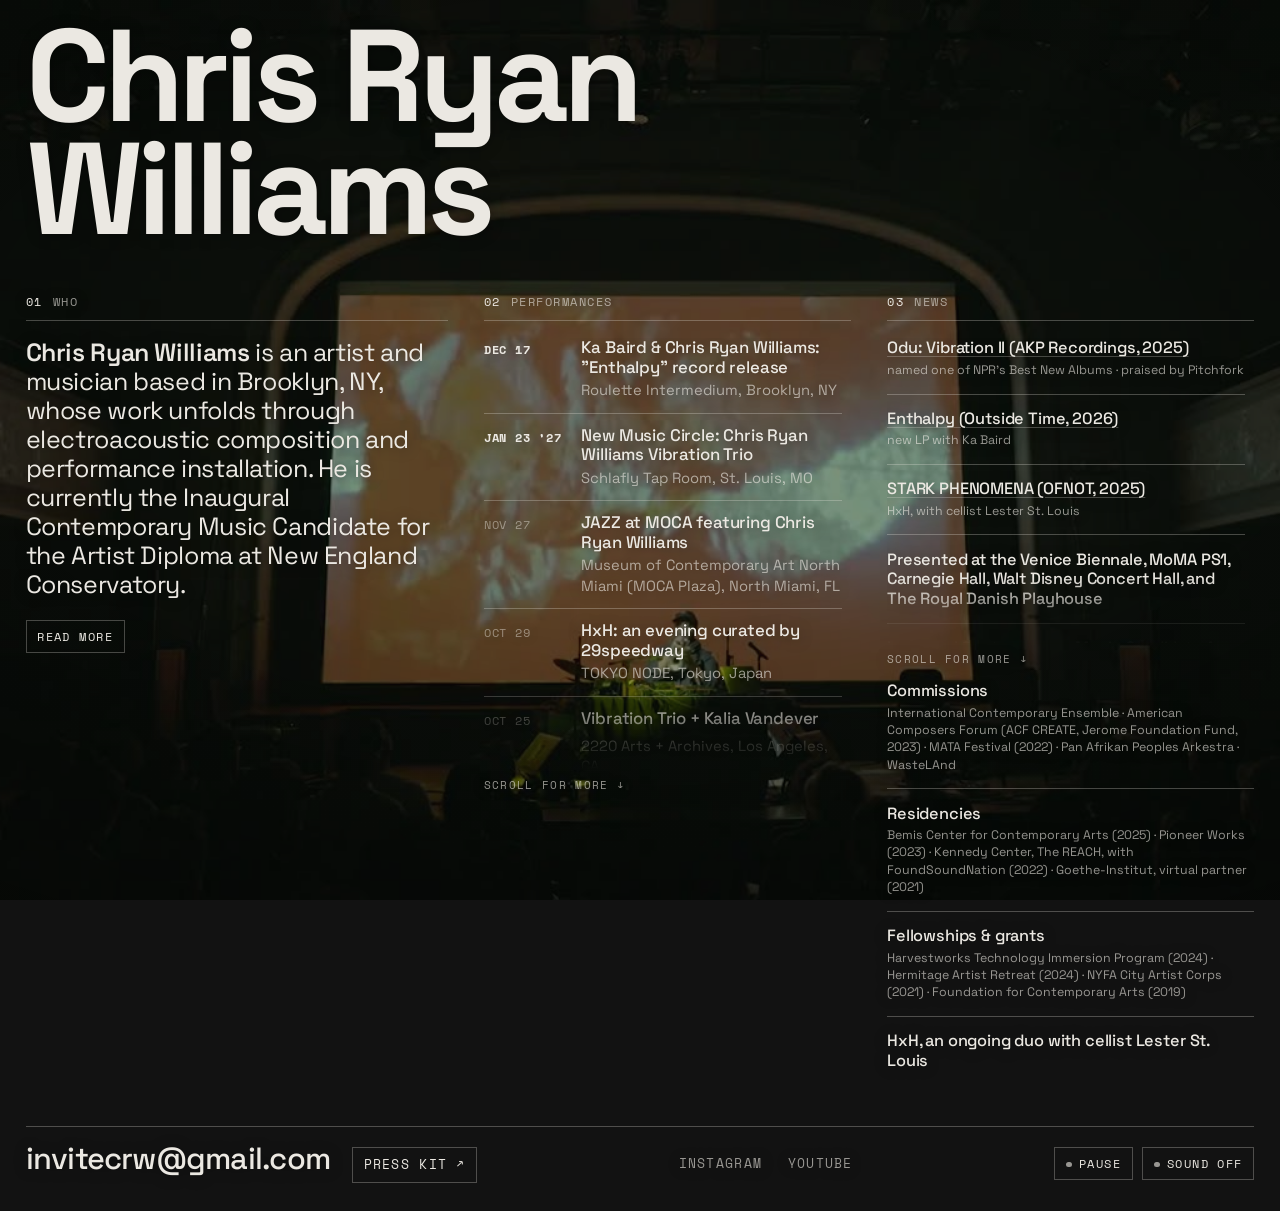
<file: index.html>
<!doctype html>
<html lang="en"><head><meta charset="utf-8"><meta name="viewport" content="width=device-width,initial-scale=1">
<meta name="description" content="Chris Ryan Williams — artist and musician, Brooklyn NY. Shows, highlights, contact.">
<title>Chris Ryan Williams</title>
<link rel="preconnect" href="https://fonts.googleapis.com"><link rel="preconnect" href="https://fonts.gstatic.com" crossorigin>
<link href="https://fonts.googleapis.com/css2?family=Space+Grotesk:wght@300..700&family=Space+Mono:wght@400;700&display=swap" rel="stylesheet">
<style>
/* ===== HOME (index.html) — one-page landing. Reads content/settings.js, shows.js, about.js =====
   Video backdrop in full colour, large name, three columns: about / shows / highlights. */
:root{
  --bg:#121212;                       /* charcoal behind everything */
  --veil:rgba(14,14,14,.42);          /* <- darkness over the video: raise for calmer, lower to see more video */
  --fg:#ebe8e2; --mute:rgba(235,232,226,.62); --line:rgba(235,232,226,.28);
  --sans:"Space Grotesk",system-ui,sans-serif;
  --mono:"Space Mono",ui-monospace,Menlo,monospace;
  --gut:clamp(16px,2vw,36px);
}
*{box-sizing:border-box}
html{background:var(--bg)}
body{margin:0;color:var(--fg);background:transparent;font:400 17px/1.4 var(--sans);
  -webkit-font-smoothing:antialiased;text-shadow:0 1px 14px rgba(0,0,0,.35)}
a{color:inherit;text-decoration-thickness:1px;text-underline-offset:.18em}
a:hover{text-decoration-thickness:2px}
::selection{background:var(--fg);color:var(--bg)}

/* ---------- backdrop: your own video file (background.mp4) under a charcoal veil ---------- */
.bg{position:fixed;inset:0;z-index:-2;overflow:hidden;pointer-events:none;background:var(--bg) url(background.jpg) center/cover no-repeat}
.bg video{position:absolute;inset:0;width:100%;height:100%;object-fit:cover;transform:scale(1.04);
  filter:saturate(1.1);opacity:0;transition:opacity 1s ease}
.bg.playing video{opacity:1}   /* fades in once playing; until then the still image (background.jpg) shows */
.veil{position:fixed;inset:0;z-index:-1;pointer-events:none;
  background:radial-gradient(ellipse 120% 90% at 50% 40%,transparent 30%,rgba(0,0,0,.45) 100%),var(--veil)}

/* ---------- name ---------- */
.name{margin:0;padding:calc(var(--gut)*.8) var(--gut) 0;font:700 clamp(3.2rem,10.2vw,13rem)/.86 var(--sans);
  letter-spacing:-.045em}
.name span{display:block}

/* ---------- three columns ---------- */
.grid{display:grid;grid-template-columns:1.15fr 1fr 1fr;gap:calc(var(--gut)*1.4);padding:clamp(28px,4vw,64px) var(--gut) var(--gut);align-items:start}
h2{font:400 .78rem/1 var(--mono);letter-spacing:.12em;text-transform:uppercase;color:var(--mute);
  margin:0 0 1.1rem;padding-bottom:.7rem;border-bottom:1px solid var(--line)}
h2 i{font-style:normal;color:var(--fg);margin-right:.8em}

/* about */
.bio p{margin:0;font-size:clamp(1.3rem,1.95vw,2.25rem);line-height:1.16;font-weight:400;letter-spacing:-.015em}
.bio p b{font-weight:600}
.bio .more{display:none}
.bio.open .more{display:block}
.bio .more p{font-size:clamp(1rem,1.1vw,1.2rem);line-height:1.5;color:var(--mute);margin-top:1em;letter-spacing:0}
.toggle{margin-top:1.3rem;background:none;color:var(--fg);border:1px solid var(--line);font:400 .74rem var(--mono);
  letter-spacing:.12em;text-transform:uppercase;padding:.6em .9em;cursor:pointer;text-shadow:none}
.toggle:hover{border-color:var(--fg);background:var(--fg);color:var(--bg)}

/* shows: mono date column + title */
.shows ol{list-style:none;margin:0;padding:0}
.shows li{display:grid;grid-template-columns:5.2rem 1fr;gap:.2rem .9rem;padding:.75rem 0;border-bottom:1px solid var(--line)}
.shows li:first-child{padding-top:0}
.date{font:400 .78rem/1.9 var(--mono);letter-spacing:.06em;text-transform:uppercase;color:var(--mute);white-space:nowrap}
.shows .t{font-size:clamp(1.05rem,1.3vw,1.45rem);line-height:1.15;font-weight:500;letter-spacing:-.01em}
.shows .t a{text-decoration:none}
.shows .t a:hover{text-decoration:underline}
.shows .v{grid-column:2;font-size:.92rem;color:var(--mute)}
#showsFeed{max-height:clamp(18rem,48vh,32rem)}   /* performances: scrolls like News */
#showsFeed li:last-child{border-bottom:0}
.shows li.up .date{color:var(--fg);font-weight:700}
.shows li:not(.up) .date{opacity:.75}
.all{display:inline-block;margin-top:1.1rem;font:400 .74rem var(--mono);letter-spacing:.12em;text-transform:uppercase}

/* highlights */
.hl ul{list-style:none;margin:0;padding:0}
.hl li a{text-decoration-color:var(--line)} .hl li a:hover{text-decoration-color:var(--fg)}
.hl li{font-size:clamp(1.02rem,1.22vw,1.35rem);line-height:1.2;font-weight:500;letter-spacing:-.01em;padding:0 0 .9rem;margin:0 0 .9rem;border-bottom:1px solid var(--line)}
#hlRest li:last-child{border-bottom:0;margin-bottom:0}
/* scrolling news feed: everything above "Commissions" */
.feed{max-height:clamp(13rem,34vh,22rem);overflow-y:auto;overscroll-behavior:contain;margin:0 0 .9rem;padding-right:.6rem;
  border-bottom:1px solid var(--line);scrollbar-width:thin;scrollbar-color:var(--line) transparent}
.feed::-webkit-scrollbar{width:4px}.feed::-webkit-scrollbar-thumb{background:var(--line)}
.feed.scrolls{-webkit-mask-image:linear-gradient(#000 78%,transparent);mask-image:linear-gradient(#000 78%,transparent)}
.feed.scrolls.end{-webkit-mask-image:none;mask-image:none}
.feed li:last-child{border-bottom:0}
.feedhint{display:none;font:400 .68rem var(--mono);letter-spacing:.12em;text-transform:uppercase;color:var(--mute);margin:-.5rem 0 .9rem}
.feedhint.show{display:block}
.feed:empty,.feed:has(ul:empty){display:none}
.hl small{display:block;font-size:.76em;line-height:1.4;margin-top:.3em;font-weight:400;color:var(--mute);letter-spacing:0}

/* ---------- contact strip ---------- */
footer{display:flex;flex-wrap:wrap;align-items:center;justify-content:space-between;gap:.8rem 2rem;
  border-top:1px solid var(--line);margin:calc(var(--gut)*.6) var(--gut) 0;padding:1.1rem 0 1.8rem}
.mail{font-size:clamp(1.4rem,2.4vw,2.8rem);font-weight:500;letter-spacing:-.025em;line-height:1;text-decoration:none}
.mail:hover{text-decoration:underline}
.contact{display:flex;flex-wrap:wrap;align-items:baseline;gap:.6rem 1.4rem}
.kit{font:400 .8rem var(--mono);letter-spacing:.1em;text-transform:uppercase;border:1px solid var(--line);padding:.55em .8em;text-decoration:none;text-shadow:none}
.kit:hover{background:var(--fg);color:var(--bg);border-color:var(--fg)}
.links{display:flex;flex-wrap:wrap;gap:.4rem 1.6rem;font:400 .8rem var(--mono);letter-spacing:.1em;text-transform:uppercase}
.links a{text-decoration:none;color:var(--mute)} .links a:hover{color:var(--fg)}
.snd{font:400 .74rem var(--mono);letter-spacing:.12em;text-transform:uppercase;color:var(--fg);background:none;
  border:1px solid var(--line);padding:.6em .9em;cursor:pointer;text-shadow:none}
.snd:hover{background:var(--fg);color:var(--bg);border-color:var(--fg)}
.snd::before{content:"";display:inline-block;width:.5em;height:.5em;border-radius:50%;background:var(--mute);margin-right:.6em;vertical-align:.05em}
.snd.on::before{background:#e8e3d6;box-shadow:0 0 8px #e8e3d6}

/* ---------- smaller screens ---------- */
@media (max-width:1100px){
  .grid{grid-template-columns:1fr 1fr}
  .bio{grid-column:1/-1}
}
@media (max-width:680px){
  .grid{grid-template-columns:1fr;gap:2.6rem}
  .name{font-size:15.5vw;line-height:.9}
  footer{flex-direction:column;align-items:flex-start}
}
.ctl{display:flex;gap:.6rem}
</style></head>
<body>
<div class="bg" id="bg"><video id="vid" autoplay muted loop playsinline preload="auto" poster="background.jpg" disablepictureinpicture disableremoteplayback aria-hidden="true" tabindex="-1"><source src="background.mp4" type="video/mp4"></video></div><div class="veil"></div>

<h1 class="name" id="name"></h1>

<main class="grid">
  <section aria-labelledby="ah"><h2 id="ah"><i>01</i>Who</h2><div class="bio" id="bio"></div></section>
  <section class="shows" id="showsWrap" aria-labelledby="sh"><h2><i>02</i><span id="sh">Performances</span></h2><div class="feed" id="showsFeed"><ol id="shows"></ol></div><span class="feedhint" id="showsHint">scroll for more ↓</span></section>
  <section class="hl" aria-labelledby="hh"><h2 id="hh"><i>03</i>News</h2><ul id="hl"></ul><div class="feed" id="feed"><ul id="hlFeed"></ul></div><span class="feedhint" id="feedHint">scroll for more ↓</span><ul id="hlRest"></ul></section>
</main>

<footer>
  <div class="contact"><a class="mail" id="mail"></a><a class="kit" id="kit" target="_blank" rel="noopener" hidden>Press Kit ↗</a></div>
  <nav class="links" id="links" aria-label="Elsewhere"></nav>
  <div class="ctl"><button class="snd" id="pp" type="button">Pause</button><button class="snd" id="snd" type="button">Sound off</button></div>
</footer>

<script src="settings.js"></script>
<script src="shows.js"></script>
<script src="about.js"></script>
<script>
(function(){
  var SITE=window.SITE||{};   // backdrop video = background.mp4 (still image = background.jpg), next to this file
  var h=function(s){return String(s==null?"":s).replace(/[&<>"]/g,function(c){return {"&":"&amp;","<":"&lt;",">":"&gt;",'"':"&quot;"}[c]})};
  var $=function(id){return document.getElementById(id)};

  /* name: last word on its own line */
  var words=(SITE.name||"").trim().split(/\s+/), last=words.pop();
  $("name").innerHTML=(words.length?'<span>'+h(words.join(" "))+'</span>':'')+'<span>'+h(last)+'</span>';
  document.title=SITE.name||"";

  /* bio: first paragraph big, the rest behind "Read more" */
  var about=SITE.about||[], first=h(about[0]||"");
  if(SITE.name) first=first.replace(h(SITE.name),'<b>'+h(SITE.name)+'</b>');
  $("bio").innerHTML='<p>'+first+'</p>'+(about.length>1?
    '<div class="more">'+about.slice(1).map(function(p){return '<p>'+h(p)+'</p>'}).join("")+'</div><button class="toggle" type="button" aria-expanded="false">Read more</button>':'');
  var tg=$("bio").querySelector(".toggle");
  if(tg) tg.onclick=function(){var o=$("bio").classList.toggle("open");tg.textContent=o?"Less":"Read more";tg.setAttribute("aria-expanded",o)};

  /* performances: upcoming (soonest first, bold dates) then past (newest first, faded dates).
     All of them sit in a scrolling box, like News. */
  var today=new Date(); today.setHours(0,0,0,0);
  var d=function(s){var p=s.date.split("-");return new Date(+p[0],p[1]-1,+p[2])};
  var shows=(SITE.shows||[]).slice();
  var up=shows.filter(function(s){return d(s)>=today}).sort(function(a,b){return a.date<b.date?-1:1});
  var past=shows.filter(function(s){return d(s)<today}).sort(function(a,b){return a.date<b.date?1:-1});
  var all=up.concat(past);
  var M=["Jan","Feb","Mar","Apr","May","Jun","Jul","Aug","Sep","Oct","Nov","Dec"];
  var row=function(s){
    var dt=d(s), isUp=dt>=today, badge=M[dt.getMonth()]+" "+dt.getDate()+(dt.getFullYear()!==today.getFullYear()?" ’"+String(dt.getFullYear()).slice(2):"");
    var t=h(s.title); if(s.url) t='<a href="'+h(s.url)+'" target="_blank" rel="noopener">'+t+'</a>';
    return '<li'+(isUp?' class="up"':'')+'><span class="date">'+badge+'</span><div class="t">'+t+'</div><span class="v">'+h([s.venue,s.city].filter(Boolean).join(", "))+'</span></li>';
  };
  $("shows").innerHTML=all.map(row).join("");

  /* news: scrolling feed (everything above "Commissions") · fixed rest (Commissions and below) */
  var item=function(x){
    var a=typeof x==="string"?x:(x.text||""), url=typeof x==="string"?"":(x.url||"");
    var head=function(t){return url?'<a href="'+h(url)+'" target="_blank" rel="noopener">'+h(t)+'</a>':h(t)};
    var i=a.indexOf("): "), m=a.match(/^(Commissions|Residencies|Fellowships & grants|Fellowships|Grants|Education|Teaching|Awards|Recordings):\s*/i);
    var li=function(hd,rest){return '<li>'+head(hd)+'<small>'+h(rest.replace(/;\s*/g," · "))+'</small></li>'};
    if(i>-1) return li(a.slice(0,i+1),a.slice(i+3));
    if(m) return li(m[1],a.slice(m[0].length));
    return '<li>'+head(a)+'</li>';
  };
  var acc=SITE.accomplishments||[], txt=function(x){return typeof x==="string"?x:(x.text||"")};
  var fs=0,   // the feed starts at the top of News
      fe=acc.findIndex(function(x){return /^Commissions:/i.test(txt(x))});
  if(fe<0) fe=acc.length;
  $("hl").innerHTML=acc.slice(0,fs).map(item).join("");
  $("hlFeed").innerHTML=acc.slice(fs,fe).map(item).join("");
  $("hlRest").innerHTML=acc.slice(fe).map(item).join("");
  /* scrolling boxes (News + Performances): fade at the bottom and a "scroll for more" hint while there's more below */
  [["feed","feedHint"],["showsFeed","showsHint"]].forEach(function(pair){
    var feed=$(pair[0]), hint=$(pair[1]);
    var feedCheck=function(){
      var over=feed.scrollHeight>feed.clientHeight+4, end=feed.scrollTop+feed.clientHeight>=feed.scrollHeight-4;
      feed.classList.toggle("scrolls",over); feed.classList.toggle("end",over&&end); hint.classList.toggle("show",over&&!end);
    };
    feed.addEventListener("scroll",feedCheck,{passive:true}); window.addEventListener("resize",feedCheck);
    if(document.fonts&&document.fonts.ready) document.fonts.ready.then(feedCheck); feedCheck();
  });

  /* contact */
  if(SITE.email){$("mail").href="mailto:"+SITE.email;$("mail").textContent=SITE.email}
  var kitUrl=(SITE.pressKit===undefined)?"https://s.disco.ac/pvwjgkvdtvmt":SITE.pressKit;   // Press Kit link (set pressKit:"" in settings.js to hide)
  if(kitUrl){$("kit").href=kitUrl;$("kit").hidden=false}
  $("links").innerHTML=(SITE.social||[]).map(function(s){return '<a href="'+h(s.url)+'" target="_blank" rel="noopener">'+h(s.label)+'</a>'}).join("");

  /* backdrop video: plain muted looping video file — no YouTube, so no play buttons or controls.
     If a browser blocks autoplay (e.g. iPhone Low Power Mode), the still image shows and the video
     starts on the visitor's first tap/click/key press. */
  var v=$("vid"), bg=$("bg"), pp=$("pp"), snd=$("snd"), paused=false;
  v.muted=true;
  v.addEventListener("playing",function(){ bg.classList.add("playing"); });
  var kick=function(){ if(!paused&&v.paused){ var p=v.play(); if(p&&p.catch) p.catch(function(){}); } };
  ["pointerdown","touchend","keydown"].forEach(function(ev){ document.addEventListener(ev,kick,{passive:true}); });
  document.addEventListener("visibilitychange",function(){ if(!document.hidden) kick(); });
  kick(); setTimeout(kick,1500);

  pp.onclick=function(){
    paused=!paused;
    if(paused){ v.pause(); } else { kick(); }
    pp.textContent=paused?"Play":"Pause";
  };
  snd.onclick=function(){
    var m=v.muted; v.muted=!m; if(m){ v.volume=1; if(paused){ paused=false; pp.textContent="Pause"; } kick(); }
    snd.textContent=m?"Sound on":"Sound off"; snd.classList.toggle("on",m);
  };

})();
</script>
</body></html>
</file>
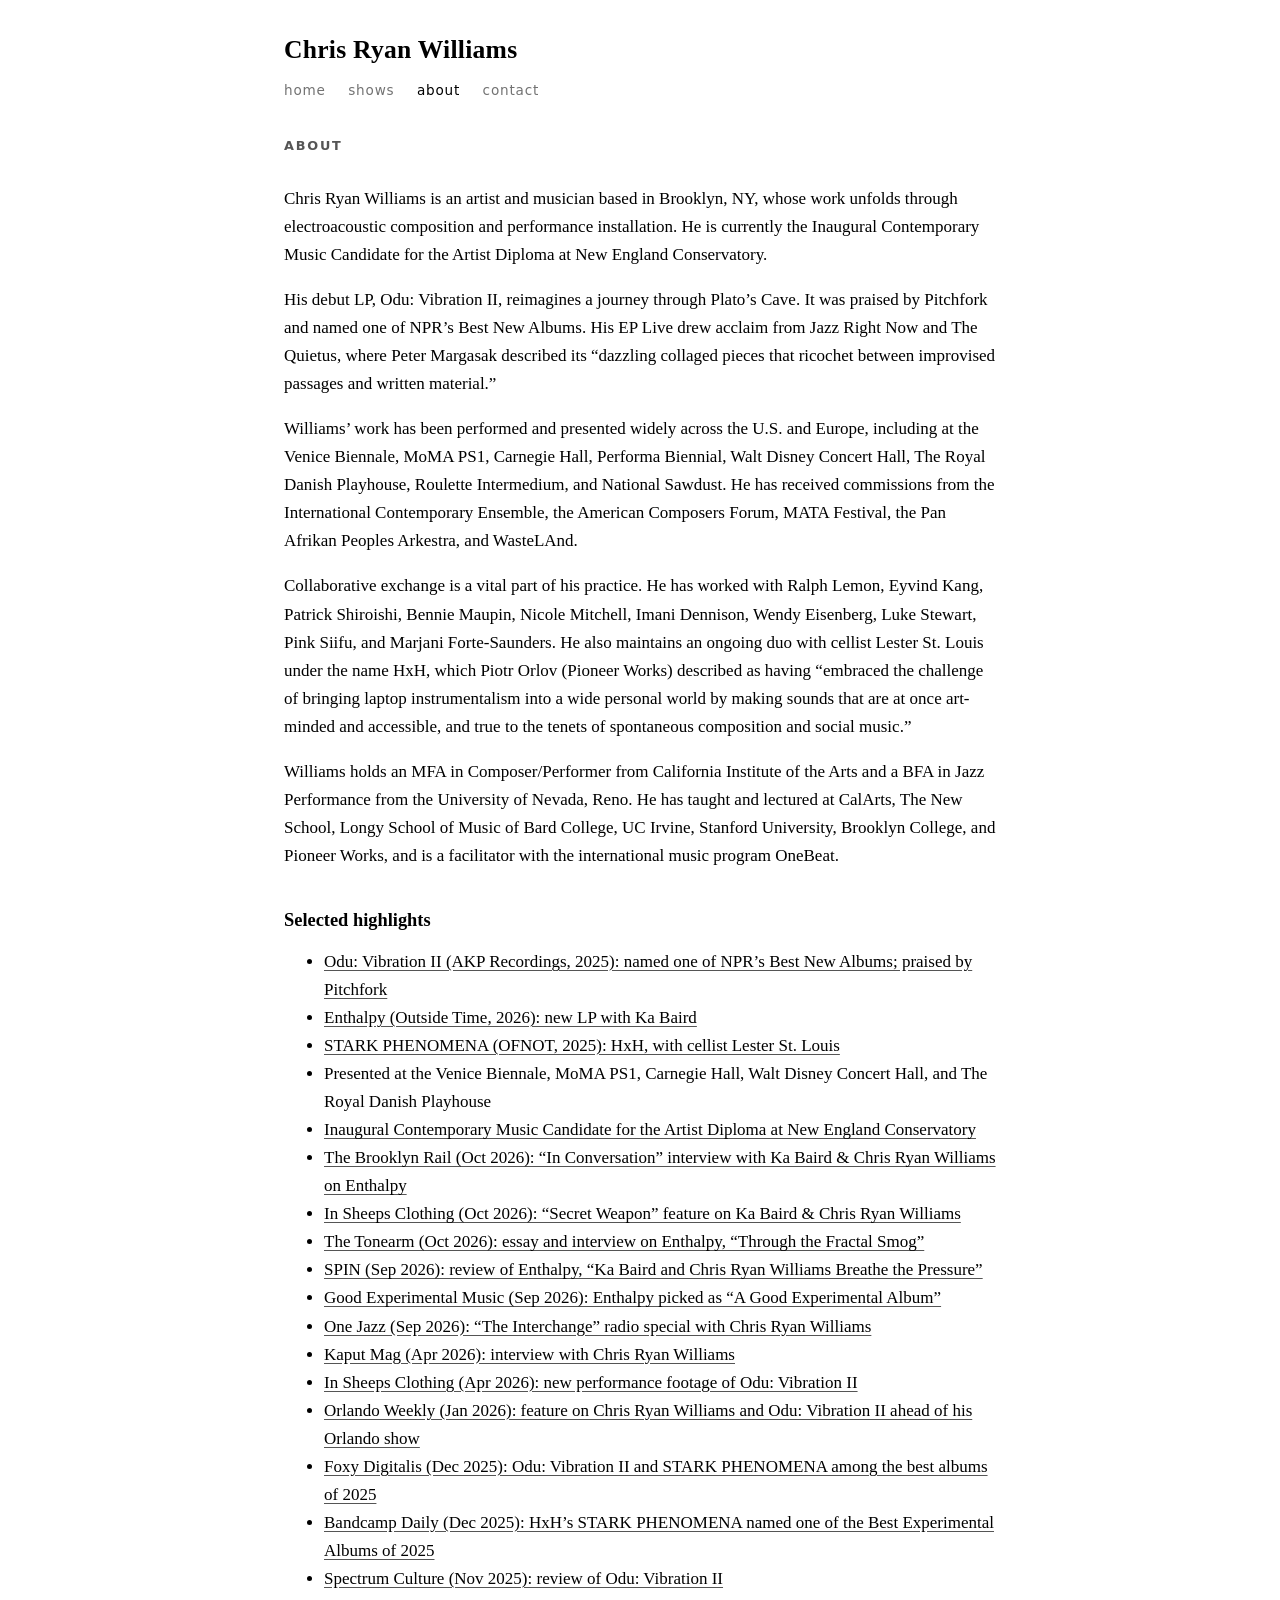
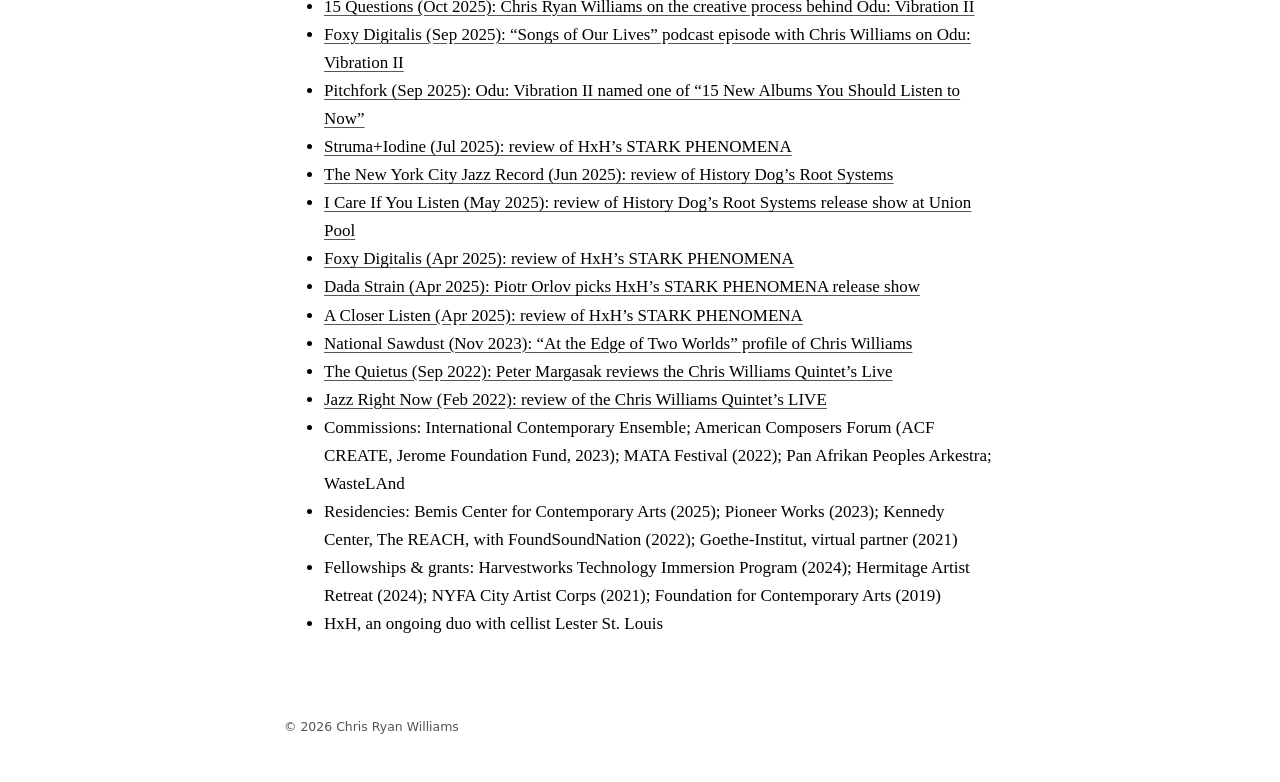
<file: about.html>
<!doctype html>
<html lang="en"><head><meta charset="utf-8"><meta name="viewport" content="width=device-width,initial-scale=1">
<meta name="description" content="Chris Ryan Williams — music, performances, and visual work.">
<link rel="stylesheet" href="style.css"></head>
<body data-page="about"><main></main>
<script src="settings.js"></script><script src="about.js"></script>
<script src="site.js"></script></body></html>
</file>
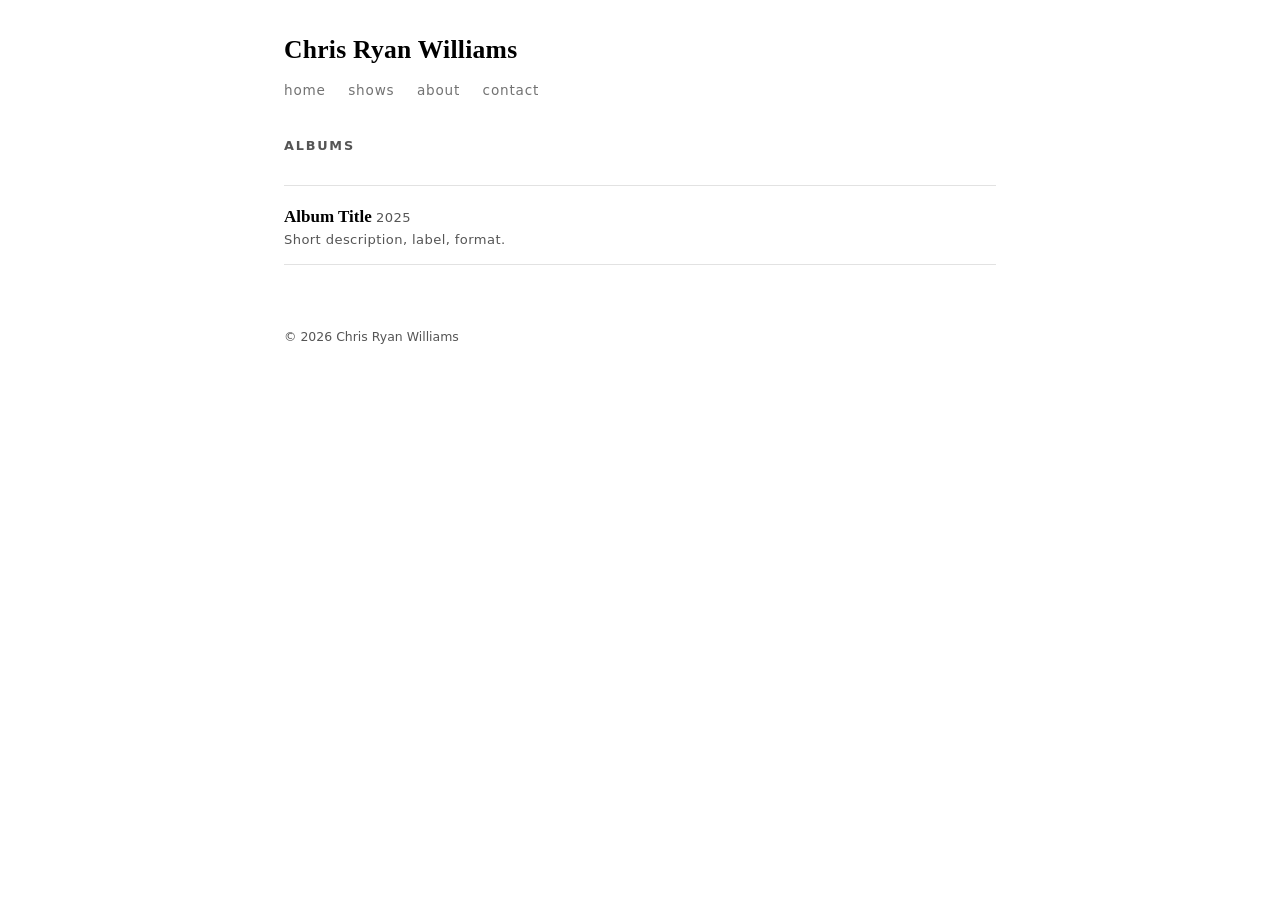
<file: albums.html>
<!doctype html>
<html lang="en"><head><meta charset="utf-8"><meta name="viewport" content="width=device-width,initial-scale=1">
<meta name="description" content="Chris Ryan Williams — music, performances, and visual work.">
<link rel="stylesheet" href="style.css"></head>
<body data-page="albums"><main></main>
<script src="settings.js"></script><script src="albums.js"></script>
<script src="site.js"></script></body></html>
</file>
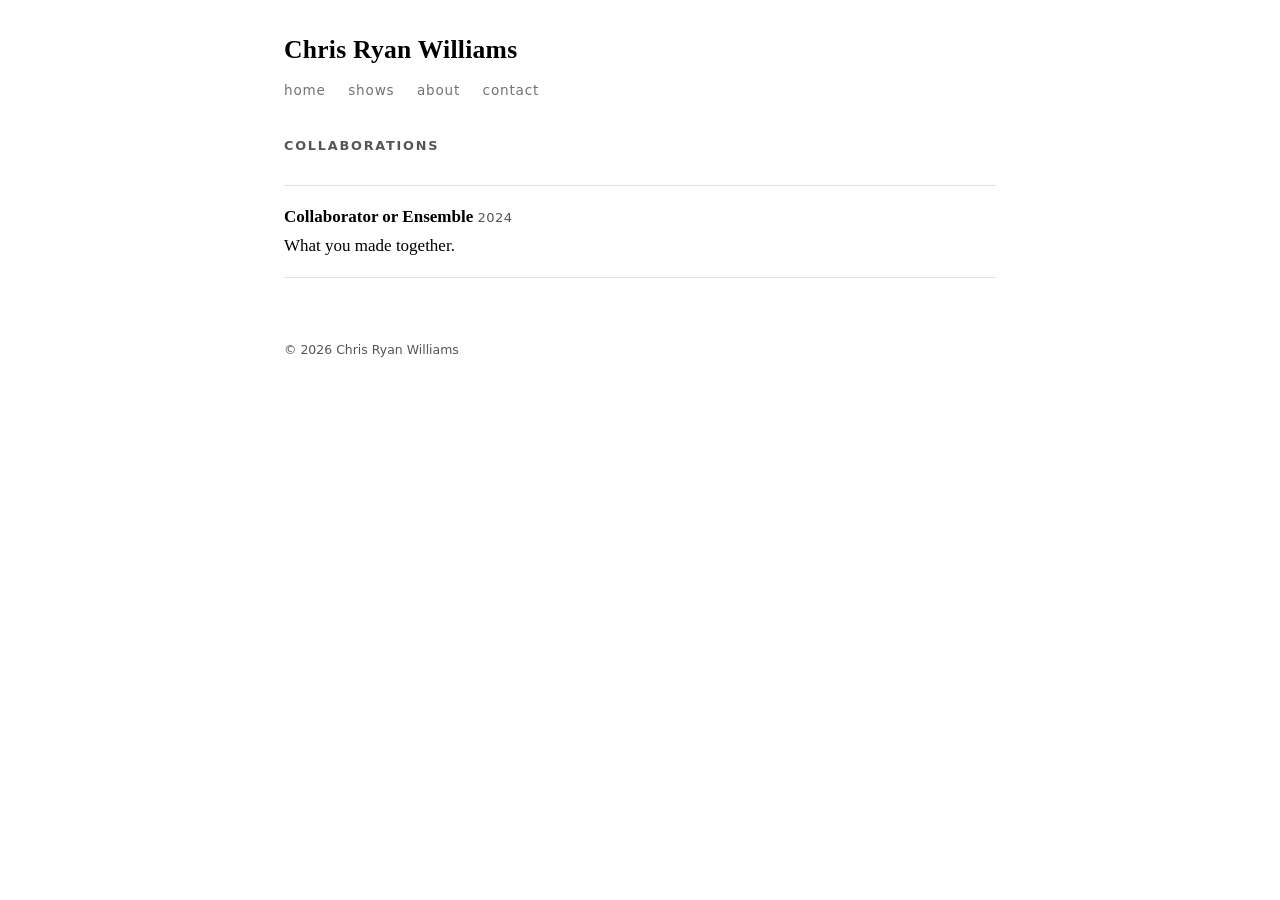
<file: collaborations.html>
<!doctype html>
<html lang="en"><head><meta charset="utf-8"><meta name="viewport" content="width=device-width,initial-scale=1">
<meta name="description" content="Chris Ryan Williams — music, performances, and visual work.">
<link rel="stylesheet" href="style.css"></head>
<body data-page="collaborations"><main></main>
<script src="settings.js"></script><script src="collaborations.js"></script>
<script src="site.js"></script></body></html>
</file>
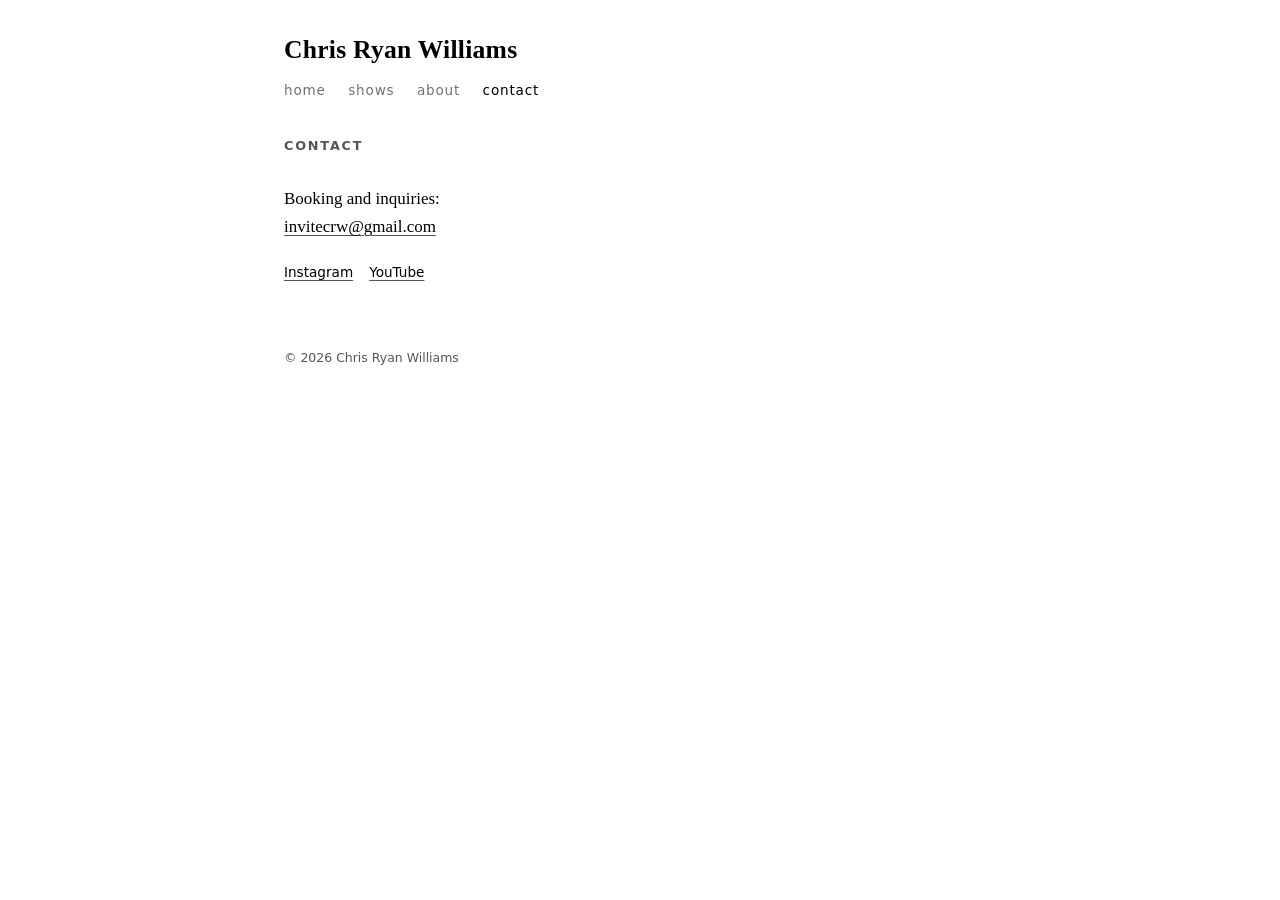
<file: contact.html>
<!doctype html>
<html lang="en"><head><meta charset="utf-8"><meta name="viewport" content="width=device-width,initial-scale=1">
<meta name="description" content="Chris Ryan Williams — music, performances, and visual work.">
<link rel="stylesheet" href="style.css"></head>
<body data-page="contact"><main></main>
<script src="settings.js"></script>
<script src="site.js"></script></body></html>
</file>
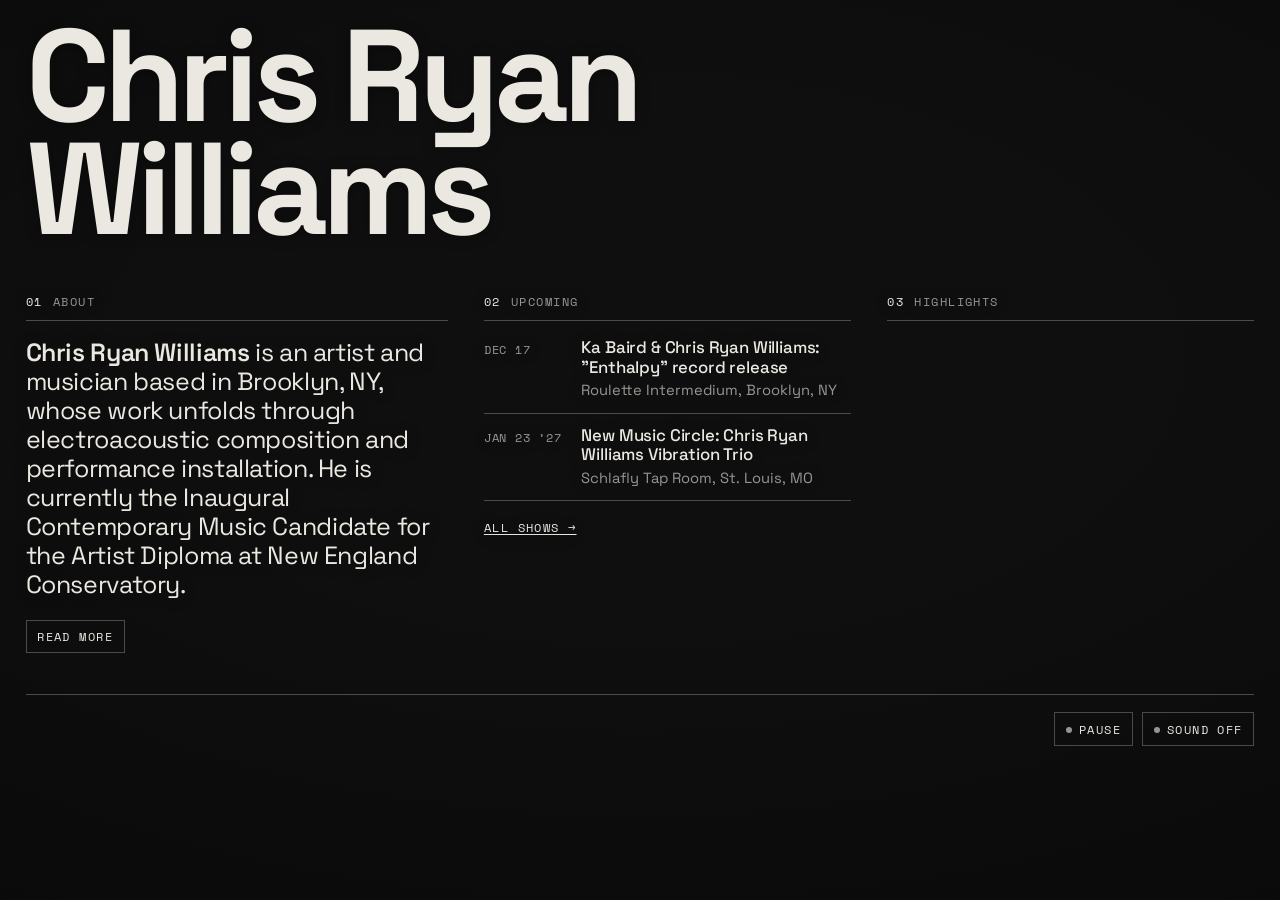
<file: index-b (1).html>
<!doctype html>
<html lang="en"><head><meta charset="utf-8"><meta name="viewport" content="width=device-width,initial-scale=1">
<meta name="description" content="Chris Ryan Williams — artist and musician, Brooklyn NY. Shows, highlights, contact.">
<title>Chris Ryan Williams</title>
<link rel="preconnect" href="https://fonts.googleapis.com"><link rel="preconnect" href="https://fonts.gstatic.com" crossorigin>
<link href="https://fonts.googleapis.com/css2?family=Space+Grotesk:wght@300..700&family=Space+Mono:wght@400;700&display=swap" rel="stylesheet">
<style>
/* ===== HOME (index.html) — one-page landing. Reads content/settings.js, shows.js, about.js =====
   Video backdrop in full colour, large name, three columns: about / shows / highlights. */
:root{
  --bg:#121212;                       /* charcoal behind everything */
  --veil:rgba(14,14,14,.42);          /* <- darkness over the video: raise for calmer, lower to see more video */
  --fg:#ebe8e2; --mute:rgba(235,232,226,.62); --line:rgba(235,232,226,.28);
  --sans:"Space Grotesk",system-ui,sans-serif;
  --mono:"Space Mono",ui-monospace,Menlo,monospace;
  --gut:clamp(16px,2vw,36px);
}
*{box-sizing:border-box}
html{background:var(--bg)}
body{margin:0;color:var(--fg);background:transparent;font:400 17px/1.4 var(--sans);
  -webkit-font-smoothing:antialiased;text-shadow:0 1px 14px rgba(0,0,0,.35)}
a{color:inherit;text-decoration-thickness:1px;text-underline-offset:.18em}
a:hover{text-decoration-thickness:2px}
::selection{background:var(--fg);color:var(--bg)}

/* ---------- backdrop: black & white video under a charcoal veil ---------- */
.bg{position:fixed;inset:0;z-index:-2;overflow:hidden;pointer-events:none;background:var(--bg)}
.bg .thumb,.bg iframe{position:absolute;top:50%;left:50%;border:0;
  width:100vw;height:56.25vw;min-height:100vh;min-width:177.78vh;
  transform:translate(-50%,-50%) scale(1.15);          /* overscan hides YouTube edge UI */
  filter:saturate(1.1)}   /* full colour (version B) */
.bg .thumb{background:center/cover no-repeat}
.veil{position:fixed;inset:0;z-index:-1;pointer-events:none;
  background:radial-gradient(ellipse 120% 90% at 50% 40%,transparent 30%,rgba(0,0,0,.45) 100%),var(--veil)}

/* ---------- name ---------- */
.name{margin:0;padding:calc(var(--gut)*.8) var(--gut) 0;font:700 clamp(3.2rem,10.2vw,13rem)/.86 var(--sans);
  letter-spacing:-.045em}
.name span{display:block}

/* ---------- three columns ---------- */
.grid{display:grid;grid-template-columns:1.15fr 1fr 1fr;gap:calc(var(--gut)*1.4);padding:clamp(28px,4vw,64px) var(--gut) var(--gut);align-items:start}
h2{font:400 .78rem/1 var(--mono);letter-spacing:.12em;text-transform:uppercase;color:var(--mute);
  margin:0 0 1.1rem;padding-bottom:.7rem;border-bottom:1px solid var(--line)}
h2 i{font-style:normal;color:var(--fg);margin-right:.8em}

/* about */
.bio p{margin:0;font-size:clamp(1.3rem,1.95vw,2.25rem);line-height:1.16;font-weight:400;letter-spacing:-.015em}
.bio p b{font-weight:600}
.bio .more{display:none}
.bio.open .more{display:block}
.bio .more p{font-size:clamp(1rem,1.1vw,1.2rem);line-height:1.5;color:var(--mute);margin-top:1em;letter-spacing:0}
.toggle{margin-top:1.3rem;background:none;color:var(--fg);border:1px solid var(--line);font:400 .74rem var(--mono);
  letter-spacing:.12em;text-transform:uppercase;padding:.6em .9em;cursor:pointer;text-shadow:none}
.toggle:hover{border-color:var(--fg);background:var(--fg);color:var(--bg)}

/* shows: mono date column + title */
.shows ol{list-style:none;margin:0;padding:0}
.shows li{display:grid;grid-template-columns:5.2rem 1fr;gap:.2rem .9rem;padding:.75rem 0;border-bottom:1px solid var(--line)}
.shows li:first-child{padding-top:0}
.date{font:400 .78rem/1.9 var(--mono);letter-spacing:.06em;text-transform:uppercase;color:var(--mute);white-space:nowrap}
.shows .t{font-size:clamp(1.05rem,1.3vw,1.45rem);line-height:1.15;font-weight:500;letter-spacing:-.01em}
.shows .t a{text-decoration:none}
.shows .t a:hover{text-decoration:underline}
.shows .v{grid-column:2;font-size:.92rem;color:var(--mute)}
.all{display:inline-block;margin-top:1.1rem;font:400 .74rem var(--mono);letter-spacing:.12em;text-transform:uppercase}

/* highlights */
.hl ul{list-style:none;margin:0;padding:0}
.hl li{font-size:clamp(1.02rem,1.22vw,1.35rem);line-height:1.2;font-weight:500;letter-spacing:-.01em;padding:0 0 .9rem;margin:0 0 .9rem;border-bottom:1px solid var(--line)}
.hl li:last-child{border-bottom:0;margin-bottom:0}
.hl small{display:block;font-size:.76em;line-height:1.4;margin-top:.3em;font-weight:400;color:var(--mute);letter-spacing:0}

/* ---------- contact strip ---------- */
footer{display:flex;flex-wrap:wrap;align-items:center;justify-content:space-between;gap:.8rem 2rem;
  border-top:1px solid var(--line);margin:calc(var(--gut)*.6) var(--gut) 0;padding:1.1rem 0 1.8rem}
.mail{font-size:clamp(1.4rem,2.4vw,2.8rem);font-weight:500;letter-spacing:-.025em;line-height:1;text-decoration:none}
.mail:hover{text-decoration:underline}
.links{display:flex;flex-wrap:wrap;gap:.4rem 1.6rem;font:400 .8rem var(--mono);letter-spacing:.1em;text-transform:uppercase}
.links a{text-decoration:none;color:var(--mute)} .links a:hover{color:var(--fg)}
.snd{font:400 .74rem var(--mono);letter-spacing:.12em;text-transform:uppercase;color:var(--fg);background:none;
  border:1px solid var(--line);padding:.6em .9em;cursor:pointer;text-shadow:none}
.snd:hover{background:var(--fg);color:var(--bg);border-color:var(--fg)}
.snd::before{content:"";display:inline-block;width:.5em;height:.5em;border-radius:50%;background:var(--mute);margin-right:.6em;vertical-align:.05em}
.snd.on::before{background:#e8e3d6;box-shadow:0 0 8px #e8e3d6}

/* ---------- smaller screens ---------- */
@media (max-width:1100px){
  .grid{grid-template-columns:1fr 1fr}
  .bio{grid-column:1/-1}
}
@media (max-width:680px){
  .grid{grid-template-columns:1fr;gap:2.6rem}
  .name{font-size:15.5vw;line-height:.9}
  footer{flex-direction:column;align-items:flex-start}
}
/* video fades in only once it is actually playing (hides YouTube's loading spinner / title flash) */
.bg iframe{opacity:0;transition:opacity 1.2s ease}
.bg.playing iframe{opacity:1}
.ctl{display:flex;gap:.6rem}
</style></head>
<body>
<div class="bg" id="bg"><div class="thumb" id="thumb"></div><div id="yt"></div></div><div class="veil"></div>

<h1 class="name" id="name"></h1>

<main class="grid">
  <section aria-labelledby="ah"><h2 id="ah"><i>01</i>About</h2><div class="bio" id="bio"></div></section>
  <section class="shows" aria-labelledby="sh"><h2><i>02</i><span id="sh">Shows</span></h2><ol id="shows"></ol><a class="all" href="shows.html">All shows →</a></section>
  <section class="hl" aria-labelledby="hh"><h2 id="hh"><i>03</i>Highlights</h2><ul id="hl"></ul></section>
</main>

<footer>
  <a class="mail" id="mail"></a>
  <nav class="links" id="links" aria-label="Elsewhere"></nav>
  <div class="ctl"><button class="snd" id="pp" type="button">Pause</button><button class="snd" id="snd" type="button">Sound off</button></div>
</footer>

<script src="settings.js"></script>
<script src="shows.js"></script>
<script src="about.js"></script>
<script>
(function(){
  var SITE=window.SITE||{}, VIDEO="NZm5XphwuxA";   // <- YouTube ID of the backdrop video
  var h=function(s){return String(s==null?"":s).replace(/[&<>"]/g,function(c){return {"&":"&amp;","<":"&lt;",">":"&gt;",'"':"&quot;"}[c]})};
  var $=function(id){return document.getElementById(id)};

  /* name: last word on its own line */
  var words=(SITE.name||"").trim().split(/\s+/), last=words.pop();
  $("name").innerHTML=(words.length?'<span>'+h(words.join(" "))+'</span>':'')+'<span>'+h(last)+'</span>';
  document.title=SITE.name||"";

  /* bio: first paragraph big, the rest behind "Read more" */
  var about=SITE.about||[], first=h(about[0]||"");
  if(SITE.name) first=first.replace(h(SITE.name),'<b>'+h(SITE.name)+'</b>');
  $("bio").innerHTML='<p>'+first+'</p>'+(about.length>1?
    '<div class="more">'+about.slice(1).map(function(p){return '<p>'+h(p)+'</p>'}).join("")+'</div><button class="toggle" type="button" aria-expanded="false">Read more</button>':'');
  var tg=$("bio").querySelector(".toggle");
  if(tg) tg.onclick=function(){var o=$("bio").classList.toggle("open");tg.textContent=o?"Less":"Read more";tg.setAttribute("aria-expanded",o)};

  /* shows: upcoming first; if none, the most recent ones */
  var today=new Date(); today.setHours(0,0,0,0);
  var all=(SITE.shows||[]).slice().sort(function(a,b){return a.date<b.date?1:-1});
  var d=function(s){var p=s.date.split("-");return new Date(+p[0],p[1]-1,+p[2])};
  var up=all.filter(function(s){return d(s)>=today}).reverse();
  var list=up.length?up.slice(0,6):all.slice(0,6);
  $("sh").textContent=up.length?"Upcoming":"Recent";
  var M=["Jan","Feb","Mar","Apr","May","Jun","Jul","Aug","Sep","Oct","Nov","Dec"];
  $("shows").innerHTML=list.map(function(s){
    var dt=d(s), badge=M[dt.getMonth()]+" "+dt.getDate()+(dt.getFullYear()!==today.getFullYear()?" ’"+String(dt.getFullYear()).slice(2):"");
    var t=h(s.title); if(s.url) t='<a href="'+h(s.url)+'" target="_blank" rel="noopener">'+t+'</a>';
    return '<li><span class="date">'+badge+'</span><div class="t">'+t+'</div><span class="v">'+h([s.venue,s.city].filter(Boolean).join(", "))+'</span></li>';
  }).join("");

  /* highlights: "Label: a; b" and "Title (Label, Year): note" → underlined head + small line */
  $("hl").innerHTML=(SITE.accomplishments||[]).map(function(a){
    var i=a.indexOf("): "), m=a.match(/^(Commissions|Residencies|Fellowships & grants|Fellowships|Grants|Education|Teaching|Awards|Recordings):\s*/i);
    var li=function(head,rest){return '<li>'+h(head)+'<small>'+h(rest.replace(/;\s*/g," · "))+'</small></li>'};
    if(i>-1) return li(a.slice(0,i+1),a.slice(i+3));
    if(m) return li(m[1],a.slice(m[0].length));
    return '<li>'+h(a)+'</li>';
  }).join("");

  /* contact */
  if(SITE.email){$("mail").href="mailto:"+SITE.email;$("mail").textContent=SITE.email}
  $("links").innerHTML=(SITE.social||[]).map(function(s){return '<a href="'+h(s.url)+'" target="_blank" rel="noopener">'+h(s.label)+'</a>'}).join("");

  /* backdrop video: muted autoplay loop via the YouTube player API.
     Browsers only allow autoplay when muted; if one still blocks it (e.g. iPhone Low Power Mode),
     the video starts on the visitor's first tap/click/key press. */
  $("thumb").style.backgroundImage="url(https://i.ytimg.com/vi/"+VIDEO+"/maxresdefault.jpg)";
  var player=null, playing=false, paused=false, pp=$("pp"), snd=$("snd");
  window.onYouTubeIframeAPIReady=function(){
    player=new YT.Player("yt",{
      videoId:VIDEO, host:"https://www.youtube-nocookie.com",
      playerVars:{autoplay:1,mute:1,loop:1,playlist:VIDEO,controls:0,playsinline:1,rel:0,
                  modestbranding:1,disablekb:1,iv_load_policy:3,fs:0},
      events:{
        onReady:function(e){ var f=e.target.getIframe(); f.setAttribute("tabindex","-1"); f.setAttribute("aria-hidden","true");
                             e.target.mute(); e.target.playVideo(); },
        onStateChange:function(e){
          if(e.data===YT.PlayerState.PLAYING){ playing=true; $("bg").classList.add("playing"); }
          if(e.data===YT.PlayerState.ENDED){ player.seekTo(0); player.playVideo(); }   // seamless loop
        }
      }
    });
  };
  var api=document.createElement("script"); api.src="https://www.youtube.com/iframe_api"; document.head.appendChild(api);

  /* fallback: if autoplay was blocked, start on the first interaction */
  var kick=function(){ if(player&&player.playVideo&&!playing&&!paused){ player.mute(); player.playVideo(); } };
  ["pointerdown","touchend","keydown"].forEach(function(ev){ document.addEventListener(ev,kick,{passive:true}); });
  setTimeout(kick,1500);

  pp.onclick=function(){
    if(!player||!player.playVideo) return;
    paused=!paused;
    if(paused){ player.pauseVideo(); } else { player.playVideo(); }
    pp.textContent=paused?"Play":"Pause";
  };
  snd.onclick=function(){
    if(!player||!player.isMuted) return;
    var m=player.isMuted();
    if(m){ player.unMute(); player.setVolume(100); if(!playing||paused){ paused=false; pp.textContent="Pause"; player.playVideo(); } }
    else { player.mute(); }
    snd.textContent=m?"Sound on":"Sound off"; snd.classList.toggle("on",m);
  };

})();
</script>
</body></html>
</file>
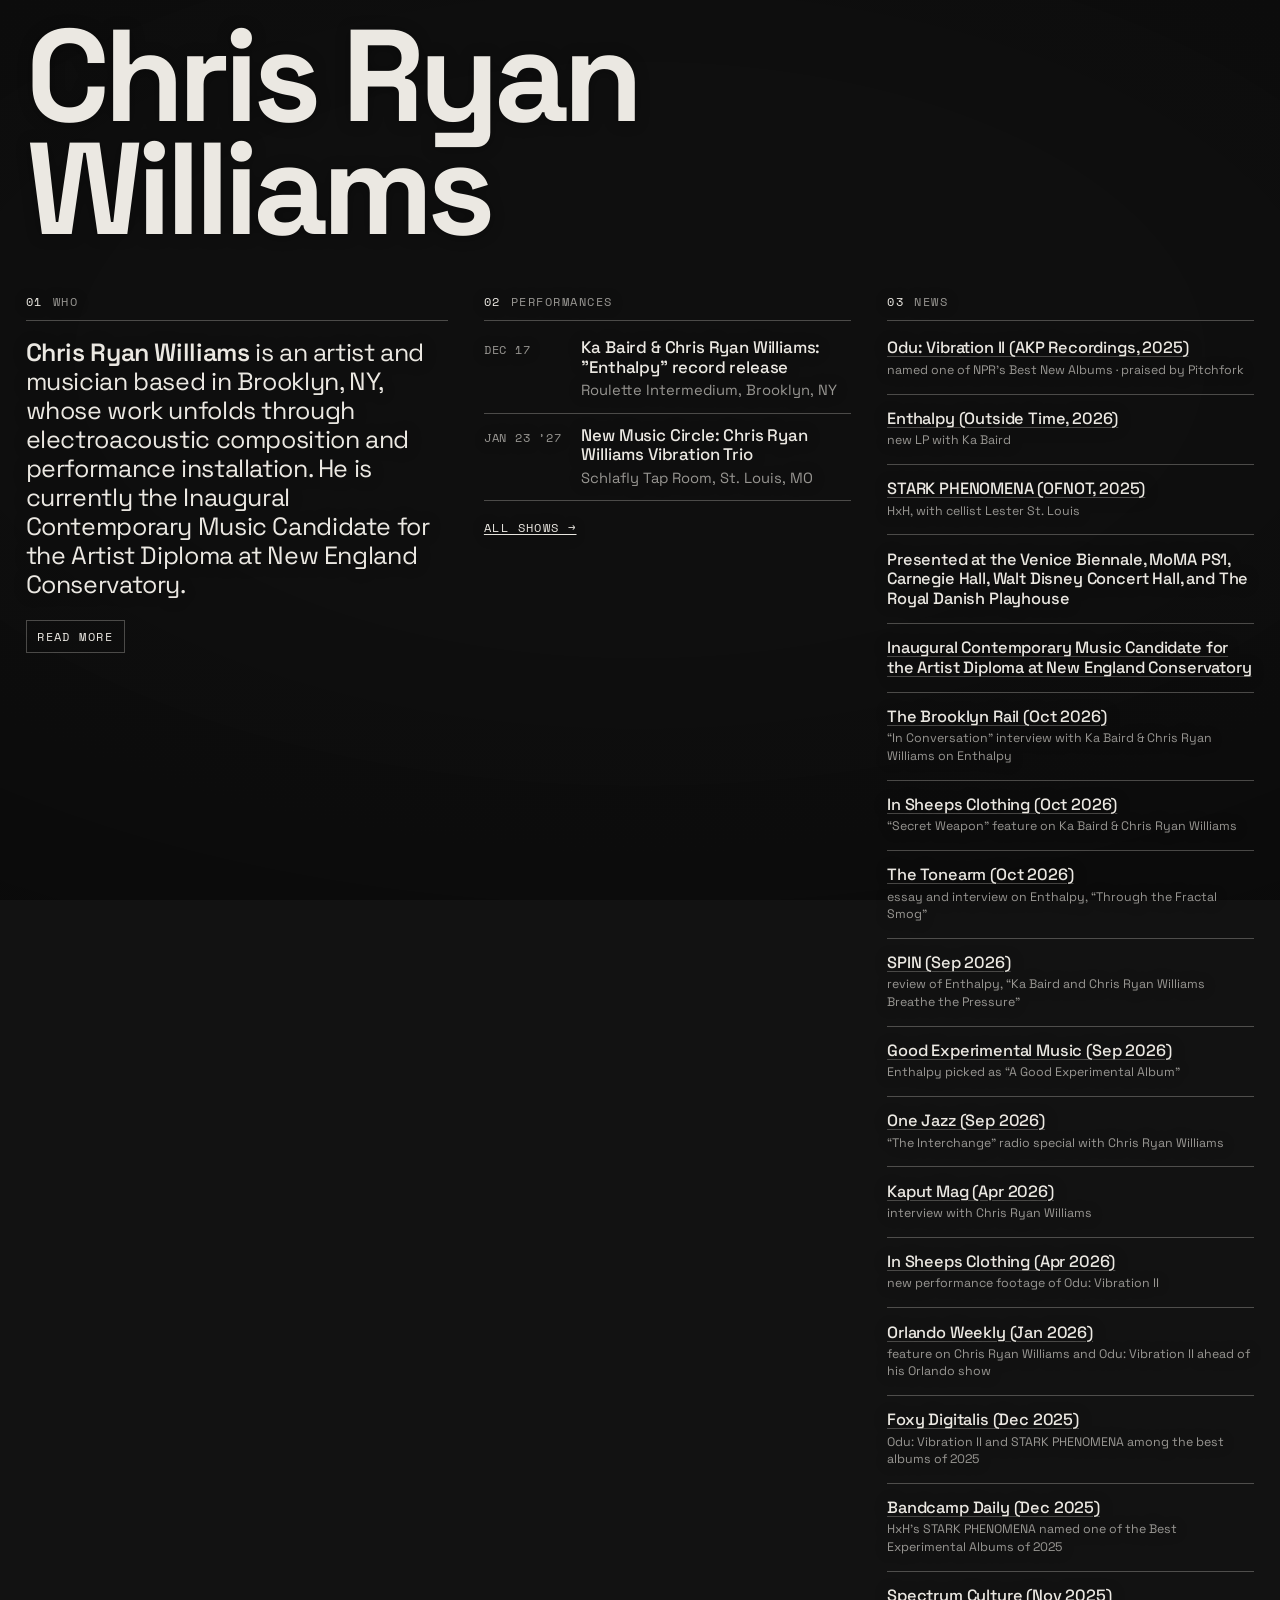
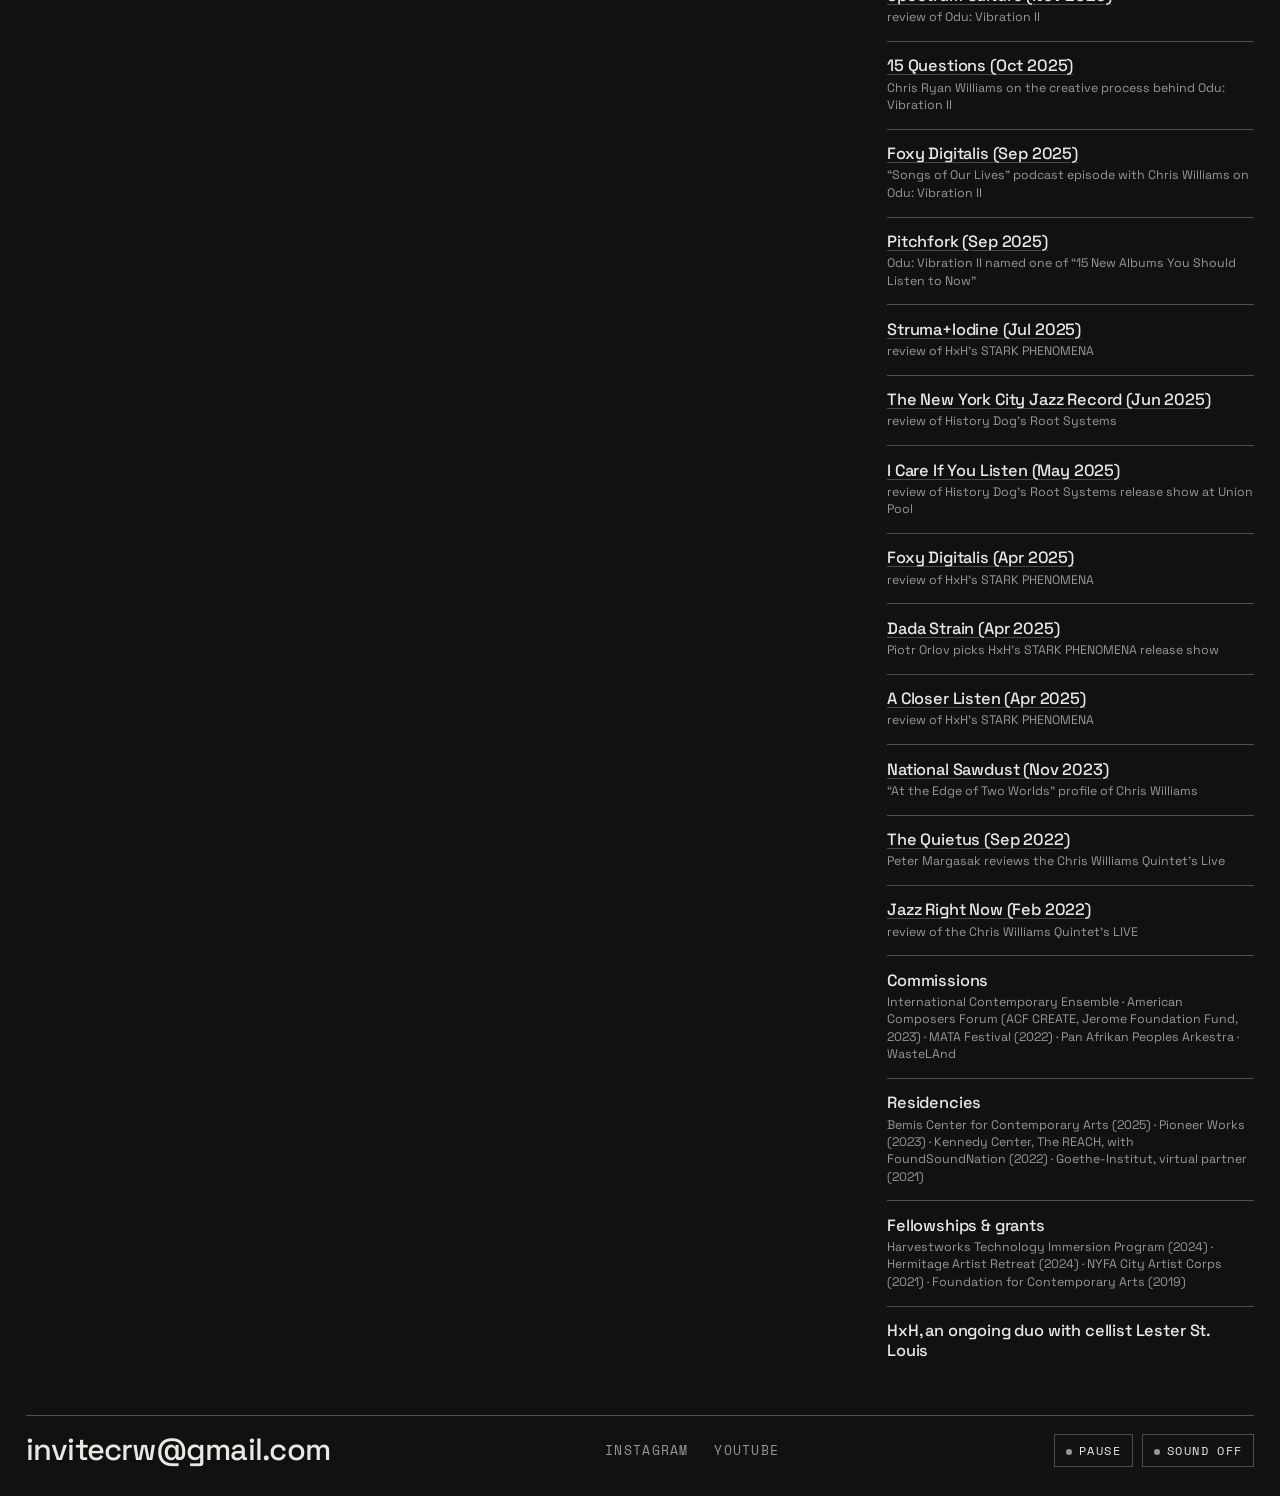
<file: index-b.html>
<!doctype html>
<html lang="en"><head><meta charset="utf-8"><meta name="viewport" content="width=device-width,initial-scale=1">
<meta name="description" content="Chris Ryan Williams — artist and musician, Brooklyn NY. Shows, highlights, contact.">
<title>Chris Ryan Williams</title>
<link rel="preconnect" href="https://fonts.googleapis.com"><link rel="preconnect" href="https://fonts.gstatic.com" crossorigin>
<link href="https://fonts.googleapis.com/css2?family=Space+Grotesk:wght@300..700&family=Space+Mono:wght@400;700&display=swap" rel="stylesheet">
<style>
/* ===== HOME (index.html) — one-page landing. Reads content/settings.js, shows.js, about.js =====
   Video backdrop in full colour, large name, three columns: about / shows / highlights. */
:root{
  --bg:#121212;                       /* charcoal behind everything */
  --veil:rgba(14,14,14,.42);          /* <- darkness over the video: raise for calmer, lower to see more video */
  --fg:#ebe8e2; --mute:rgba(235,232,226,.62); --line:rgba(235,232,226,.28);
  --sans:"Space Grotesk",system-ui,sans-serif;
  --mono:"Space Mono",ui-monospace,Menlo,monospace;
  --gut:clamp(16px,2vw,36px);
}
*{box-sizing:border-box}
html{background:var(--bg)}
body{margin:0;color:var(--fg);background:transparent;font:400 17px/1.4 var(--sans);
  -webkit-font-smoothing:antialiased;text-shadow:0 1px 14px rgba(0,0,0,.35)}
a{color:inherit;text-decoration-thickness:1px;text-underline-offset:.18em}
a:hover{text-decoration-thickness:2px}
::selection{background:var(--fg);color:var(--bg)}

/* ---------- backdrop: black & white video under a charcoal veil ---------- */
.bg{position:fixed;inset:0;z-index:-2;overflow:hidden;pointer-events:none;background:var(--bg)}
.bg .thumb,.bg iframe{position:absolute;top:50%;left:50%;border:0;
  width:100vw;height:56.25vw;min-height:100vh;min-width:177.78vh;
  transform:translate(-50%,-50%) scale(1.15);          /* overscan hides YouTube edge UI */
  filter:saturate(1.1)}   /* full colour (version B) */
.bg .thumb{background:center/cover no-repeat}
/* render the player at 2x size, then shrink it: YouTube picks the stream quality from the player's
   pixel size, so a bigger player asks for 1080p+ instead of 480/720p */
.bg iframe{width:200vw;height:112.5vw;min-height:200vh;min-width:355.56vh;
  transform:translate(-50%,-50%) scale(.575)}
.veil{position:fixed;inset:0;z-index:-1;pointer-events:none;
  background:radial-gradient(ellipse 120% 90% at 50% 40%,transparent 30%,rgba(0,0,0,.45) 100%),var(--veil)}

/* ---------- name ---------- */
.name{margin:0;padding:calc(var(--gut)*.8) var(--gut) 0;font:700 clamp(3.2rem,10.2vw,13rem)/.86 var(--sans);
  letter-spacing:-.045em}
.name span{display:block}

/* ---------- three columns ---------- */
.grid{display:grid;grid-template-columns:1.15fr 1fr 1fr;gap:calc(var(--gut)*1.4);padding:clamp(28px,4vw,64px) var(--gut) var(--gut);align-items:start}
h2{font:400 .78rem/1 var(--mono);letter-spacing:.12em;text-transform:uppercase;color:var(--mute);
  margin:0 0 1.1rem;padding-bottom:.7rem;border-bottom:1px solid var(--line)}
h2 i{font-style:normal;color:var(--fg);margin-right:.8em}

/* about */
.bio p{margin:0;font-size:clamp(1.3rem,1.95vw,2.25rem);line-height:1.16;font-weight:400;letter-spacing:-.015em}
.bio p b{font-weight:600}
.bio .more{display:none}
.bio.open .more{display:block}
.bio .more p{font-size:clamp(1rem,1.1vw,1.2rem);line-height:1.5;color:var(--mute);margin-top:1em;letter-spacing:0}
.toggle{margin-top:1.3rem;background:none;color:var(--fg);border:1px solid var(--line);font:400 .74rem var(--mono);
  letter-spacing:.12em;text-transform:uppercase;padding:.6em .9em;cursor:pointer;text-shadow:none}
.toggle:hover{border-color:var(--fg);background:var(--fg);color:var(--bg)}

/* shows: mono date column + title */
.shows ol{list-style:none;margin:0;padding:0}
.shows li{display:grid;grid-template-columns:5.2rem 1fr;gap:.2rem .9rem;padding:.75rem 0;border-bottom:1px solid var(--line)}
.shows li:first-child{padding-top:0}
.date{font:400 .78rem/1.9 var(--mono);letter-spacing:.06em;text-transform:uppercase;color:var(--mute);white-space:nowrap}
.shows .t{font-size:clamp(1.05rem,1.3vw,1.45rem);line-height:1.15;font-weight:500;letter-spacing:-.01em}
.shows .t a{text-decoration:none}
.shows .t a:hover{text-decoration:underline}
.shows .v{grid-column:2;font-size:.92rem;color:var(--mute)}
.all{display:inline-block;margin-top:1.1rem;font:400 .74rem var(--mono);letter-spacing:.12em;text-transform:uppercase}

/* highlights */
.hl ul{list-style:none;margin:0;padding:0}
.hl li a{text-decoration-color:var(--line)} .hl li a:hover{text-decoration-color:var(--fg)}
.hl li{font-size:clamp(1.02rem,1.22vw,1.35rem);line-height:1.2;font-weight:500;letter-spacing:-.01em;padding:0 0 .9rem;margin:0 0 .9rem;border-bottom:1px solid var(--line)}
.hl li:last-child{border-bottom:0;margin-bottom:0}
.hl small{display:block;font-size:.76em;line-height:1.4;margin-top:.3em;font-weight:400;color:var(--mute);letter-spacing:0}

/* ---------- contact strip ---------- */
footer{display:flex;flex-wrap:wrap;align-items:center;justify-content:space-between;gap:.8rem 2rem;
  border-top:1px solid var(--line);margin:calc(var(--gut)*.6) var(--gut) 0;padding:1.1rem 0 1.8rem}
.mail{font-size:clamp(1.4rem,2.4vw,2.8rem);font-weight:500;letter-spacing:-.025em;line-height:1;text-decoration:none}
.mail:hover{text-decoration:underline}
.links{display:flex;flex-wrap:wrap;gap:.4rem 1.6rem;font:400 .8rem var(--mono);letter-spacing:.1em;text-transform:uppercase}
.links a{text-decoration:none;color:var(--mute)} .links a:hover{color:var(--fg)}
.snd{font:400 .74rem var(--mono);letter-spacing:.12em;text-transform:uppercase;color:var(--fg);background:none;
  border:1px solid var(--line);padding:.6em .9em;cursor:pointer;text-shadow:none}
.snd:hover{background:var(--fg);color:var(--bg);border-color:var(--fg)}
.snd::before{content:"";display:inline-block;width:.5em;height:.5em;border-radius:50%;background:var(--mute);margin-right:.6em;vertical-align:.05em}
.snd.on::before{background:#e8e3d6;box-shadow:0 0 8px #e8e3d6}

/* ---------- smaller screens ---------- */
@media (max-width:1100px){
  .grid{grid-template-columns:1fr 1fr}
  .bio{grid-column:1/-1}
}
@media (max-width:680px){
  .grid{grid-template-columns:1fr;gap:2.6rem}
  .name{font-size:15.5vw;line-height:.9}
  footer{flex-direction:column;align-items:flex-start}
}
/* video fades in only once it is actually playing (hides YouTube's loading spinner / title flash) */
.bg iframe{opacity:0;transition:opacity 1.2s ease}
.bg.playing iframe{opacity:1}
.ctl{display:flex;gap:.6rem}
</style></head>
<body>
<div class="bg" id="bg"><div class="thumb" id="thumb"></div><div id="yt"></div></div><div class="veil"></div>

<h1 class="name" id="name"></h1>

<main class="grid">
  <section aria-labelledby="ah"><h2 id="ah"><i>01</i>Who</h2><div class="bio" id="bio"></div></section>
  <section class="shows" aria-labelledby="sh"><h2><i>02</i><span id="sh">Shows</span></h2><ol id="shows"></ol><a class="all" href="shows.html">All shows →</a></section>
  <section class="hl" aria-labelledby="hh"><h2 id="hh"><i>03</i>News</h2><ul id="hl"></ul></section>
</main>

<footer>
  <a class="mail" id="mail"></a>
  <nav class="links" id="links" aria-label="Elsewhere"></nav>
  <div class="ctl"><button class="snd" id="pp" type="button">Pause</button><button class="snd" id="snd" type="button">Sound off</button></div>
</footer>

<script src="settings.js"></script>
<script src="shows.js"></script>
<script src="about.js"></script>
<script>
(function(){
  var SITE=window.SITE||{}, VIDEO="NZm5XphwuxA";   // <- YouTube ID of the backdrop video
  var h=function(s){return String(s==null?"":s).replace(/[&<>"]/g,function(c){return {"&":"&amp;","<":"&lt;",">":"&gt;",'"':"&quot;"}[c]})};
  var $=function(id){return document.getElementById(id)};

  /* name: last word on its own line */
  var words=(SITE.name||"").trim().split(/\s+/), last=words.pop();
  $("name").innerHTML=(words.length?'<span>'+h(words.join(" "))+'</span>':'')+'<span>'+h(last)+'</span>';
  document.title=SITE.name||"";

  /* bio: first paragraph big, the rest behind "Read more" */
  var about=SITE.about||[], first=h(about[0]||"");
  if(SITE.name) first=first.replace(h(SITE.name),'<b>'+h(SITE.name)+'</b>');
  $("bio").innerHTML='<p>'+first+'</p>'+(about.length>1?
    '<div class="more">'+about.slice(1).map(function(p){return '<p>'+h(p)+'</p>'}).join("")+'</div><button class="toggle" type="button" aria-expanded="false">Read more</button>':'');
  var tg=$("bio").querySelector(".toggle");
  if(tg) tg.onclick=function(){var o=$("bio").classList.toggle("open");tg.textContent=o?"Less":"Read more";tg.setAttribute("aria-expanded",o)};

  /* shows: upcoming first; if none, the most recent ones */
  var today=new Date(); today.setHours(0,0,0,0);
  var all=(SITE.shows||[]).slice().sort(function(a,b){return a.date<b.date?1:-1});
  var d=function(s){var p=s.date.split("-");return new Date(+p[0],p[1]-1,+p[2])};
  var up=all.filter(function(s){return d(s)>=today}).reverse();
  var list=up.length?up.slice(0,6):all.slice(0,6);
  $("sh").textContent="Performances";
  var M=["Jan","Feb","Mar","Apr","May","Jun","Jul","Aug","Sep","Oct","Nov","Dec"];
  $("shows").innerHTML=list.map(function(s){
    var dt=d(s), badge=M[dt.getMonth()]+" "+dt.getDate()+(dt.getFullYear()!==today.getFullYear()?" ’"+String(dt.getFullYear()).slice(2):"");
    var t=h(s.title); if(s.url) t='<a href="'+h(s.url)+'" target="_blank" rel="noopener">'+t+'</a>';
    return '<li><span class="date">'+badge+'</span><div class="t">'+t+'</div><span class="v">'+h([s.venue,s.city].filter(Boolean).join(", "))+'</span></li>';
  }).join("");

  /* highlights: "Label: a; b" and "Title (Label, Year): note" → underlined head + small line */
  $("hl").innerHTML=(SITE.accomplishments||[]).map(function(x){
    var a=typeof x==="string"?x:(x.text||""), url=typeof x==="string"?"":(x.url||"");
    var head=function(t){return url?'<a href="'+h(url)+'" target="_blank" rel="noopener">'+h(t)+'</a>':h(t)};
    var i=a.indexOf("): "), m=a.match(/^(Commissions|Residencies|Fellowships & grants|Fellowships|Grants|Education|Teaching|Awards|Recordings):\s*/i);
    var li=function(hd,rest){return '<li>'+head(hd)+'<small>'+h(rest.replace(/;\s*/g," · "))+'</small></li>'};
    if(i>-1) return li(a.slice(0,i+1),a.slice(i+3));
    if(m) return li(m[1],a.slice(m[0].length));
    return '<li>'+head(a)+'</li>';
  }).join("");

  /* contact */
  if(SITE.email){$("mail").href="mailto:"+SITE.email;$("mail").textContent=SITE.email}
  $("links").innerHTML=(SITE.social||[]).map(function(s){return '<a href="'+h(s.url)+'" target="_blank" rel="noopener">'+h(s.label)+'</a>'}).join("");

  /* backdrop video: muted autoplay loop via the YouTube player API.
     Browsers only allow autoplay when muted; if one still blocks it (e.g. iPhone Low Power Mode),
     the video starts on the visitor's first tap/click/key press. */
  $("thumb").style.backgroundImage="url(https://i.ytimg.com/vi/"+VIDEO+"/maxresdefault.jpg)";
  var player=null, playing=false, paused=false, pp=$("pp"), snd=$("snd");
  window.onYouTubeIframeAPIReady=function(){
    player=new YT.Player("yt",{
      videoId:VIDEO, host:"https://www.youtube-nocookie.com",
      playerVars:{autoplay:1,mute:1,loop:1,playlist:VIDEO,controls:0,playsinline:1,rel:0,
                  modestbranding:1,disablekb:1,iv_load_policy:3,fs:0},
      events:{
        onReady:function(e){ var f=e.target.getIframe(); f.setAttribute("tabindex","-1"); f.setAttribute("aria-hidden","true");
                             e.target.mute(); e.target.playVideo(); },
        onStateChange:function(e){
          if(e.data===YT.PlayerState.PLAYING){ playing=true; $("bg").classList.add("playing"); }
          if(e.data===YT.PlayerState.ENDED){ player.seekTo(0); player.playVideo(); }   // seamless loop
        }
      }
    });
  };
  var api=document.createElement("script"); api.src="https://www.youtube.com/iframe_api"; document.head.appendChild(api);

  /* fallback: if autoplay was blocked, start on the first interaction */
  var kick=function(){ if(player&&player.playVideo&&!playing&&!paused){ player.mute(); player.playVideo(); } };
  ["pointerdown","touchend","keydown"].forEach(function(ev){ document.addEventListener(ev,kick,{passive:true}); });
  setTimeout(kick,1500);

  pp.onclick=function(){
    if(!player||!player.playVideo) return;
    paused=!paused;
    if(paused){ player.pauseVideo(); } else { player.playVideo(); }
    pp.textContent=paused?"Play":"Pause";
  };
  snd.onclick=function(){
    if(!player||!player.isMuted) return;
    var m=player.isMuted();
    if(m){ player.unMute(); player.setVolume(100); if(!playing||paused){ paused=false; pp.textContent="Pause"; player.playVideo(); } }
    else { player.mute(); }
    snd.textContent=m?"Sound on":"Sound off"; snd.classList.toggle("on",m);
  };

})();
</script>
</body></html>
</file>
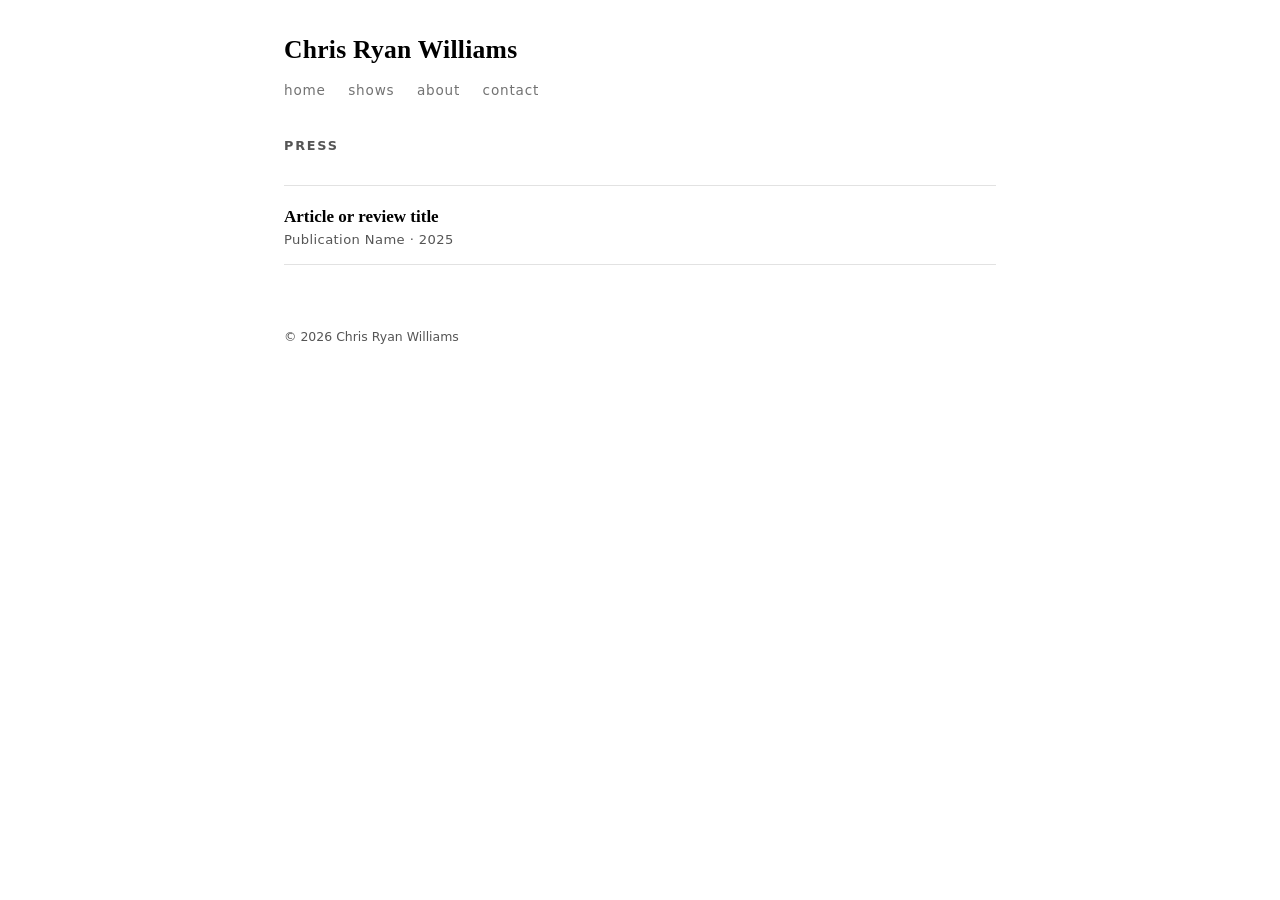
<file: press.html>
<!doctype html>
<html lang="en"><head><meta charset="utf-8"><meta name="viewport" content="width=device-width,initial-scale=1">
<meta name="description" content="Chris Ryan Williams — music, performances, and visual work.">
<link rel="stylesheet" href="style.css"></head>
<body data-page="press"><main></main>
<script src="settings.js"></script><script src="press.js"></script>
<script src="site.js"></script></body></html>
</file>
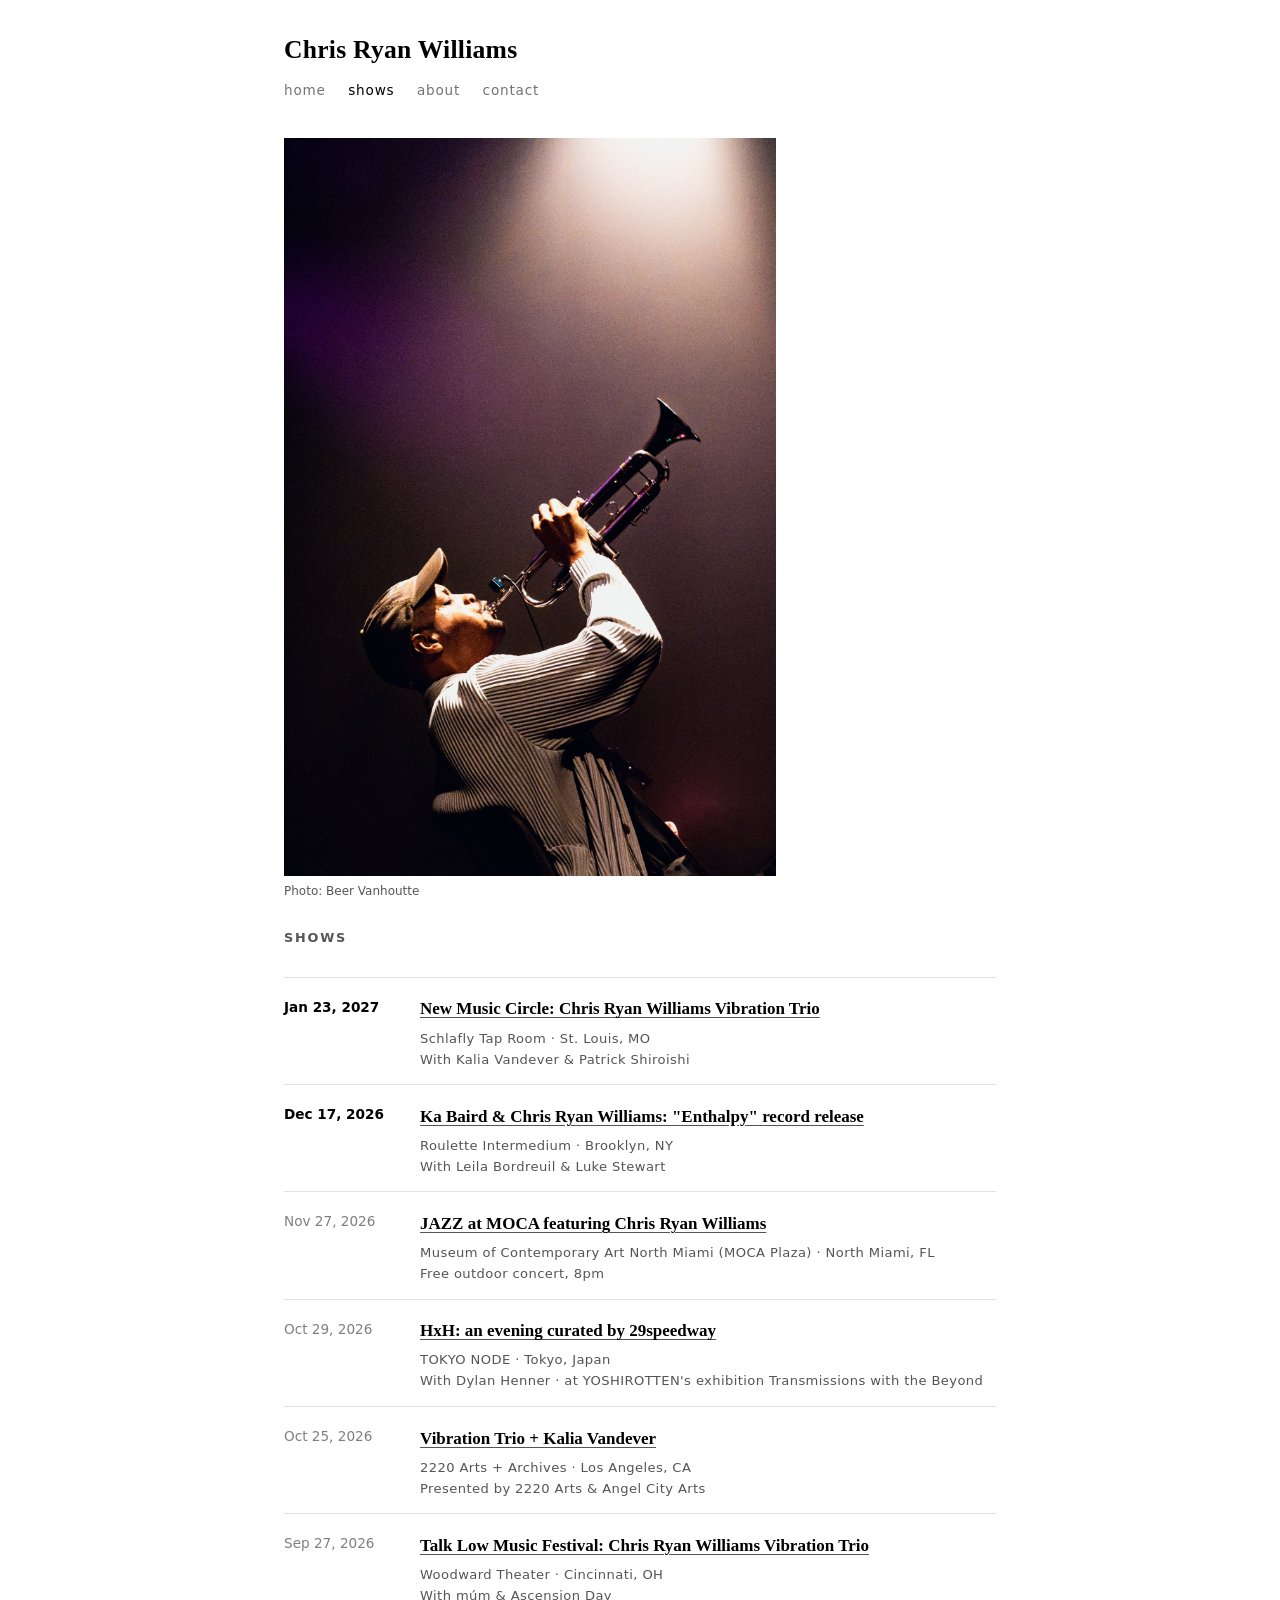
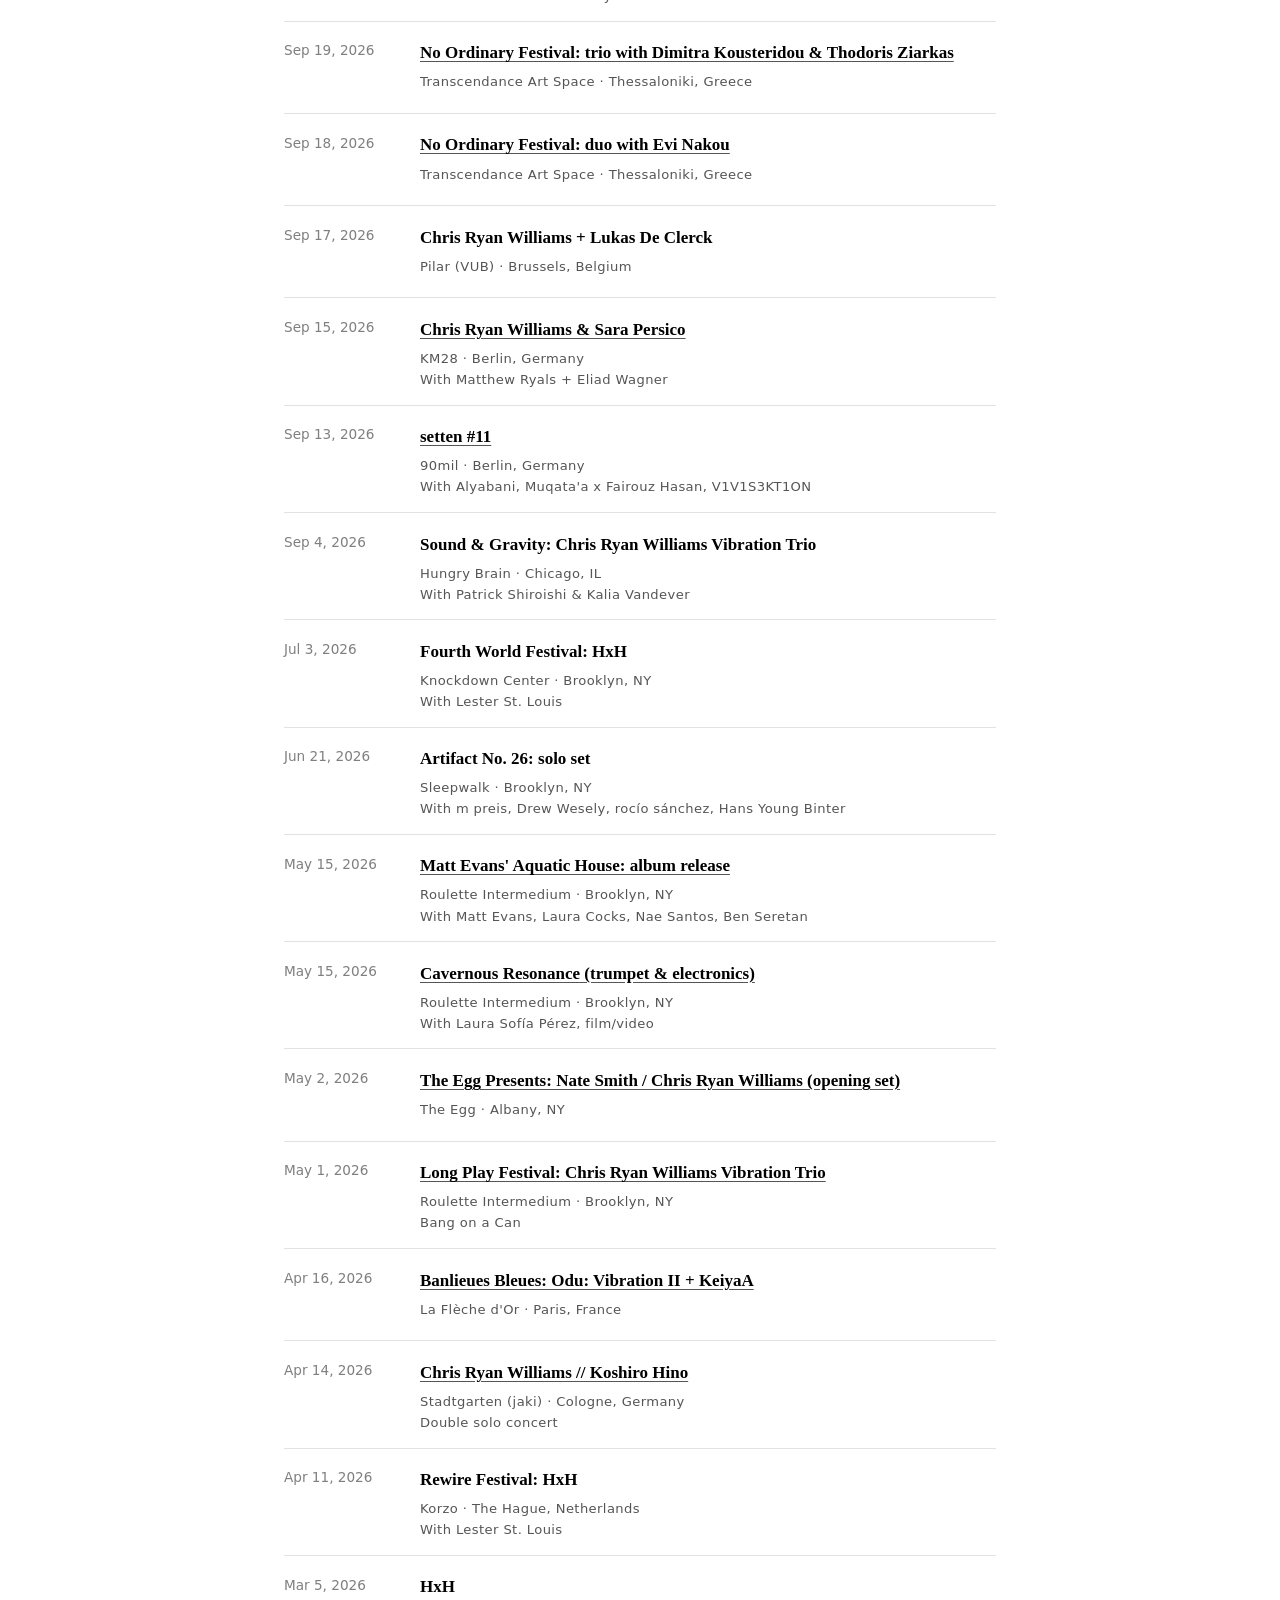
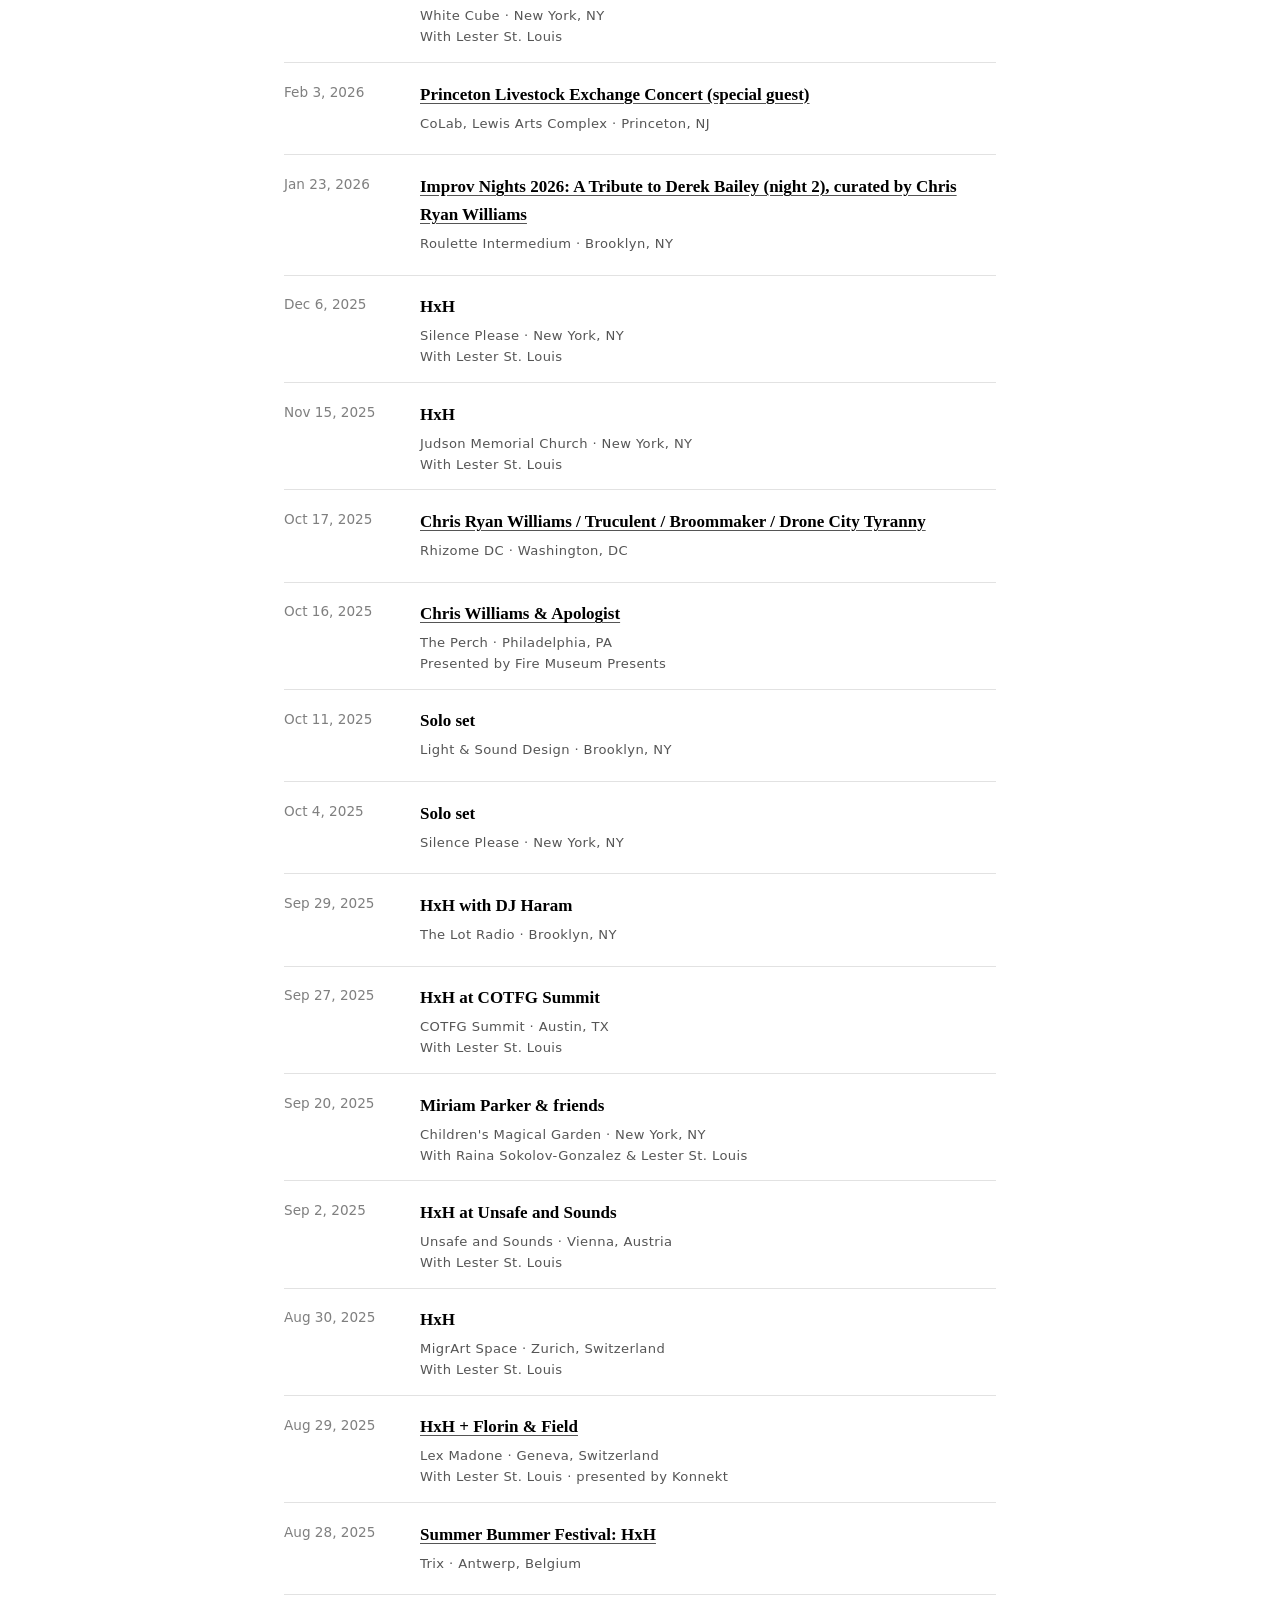
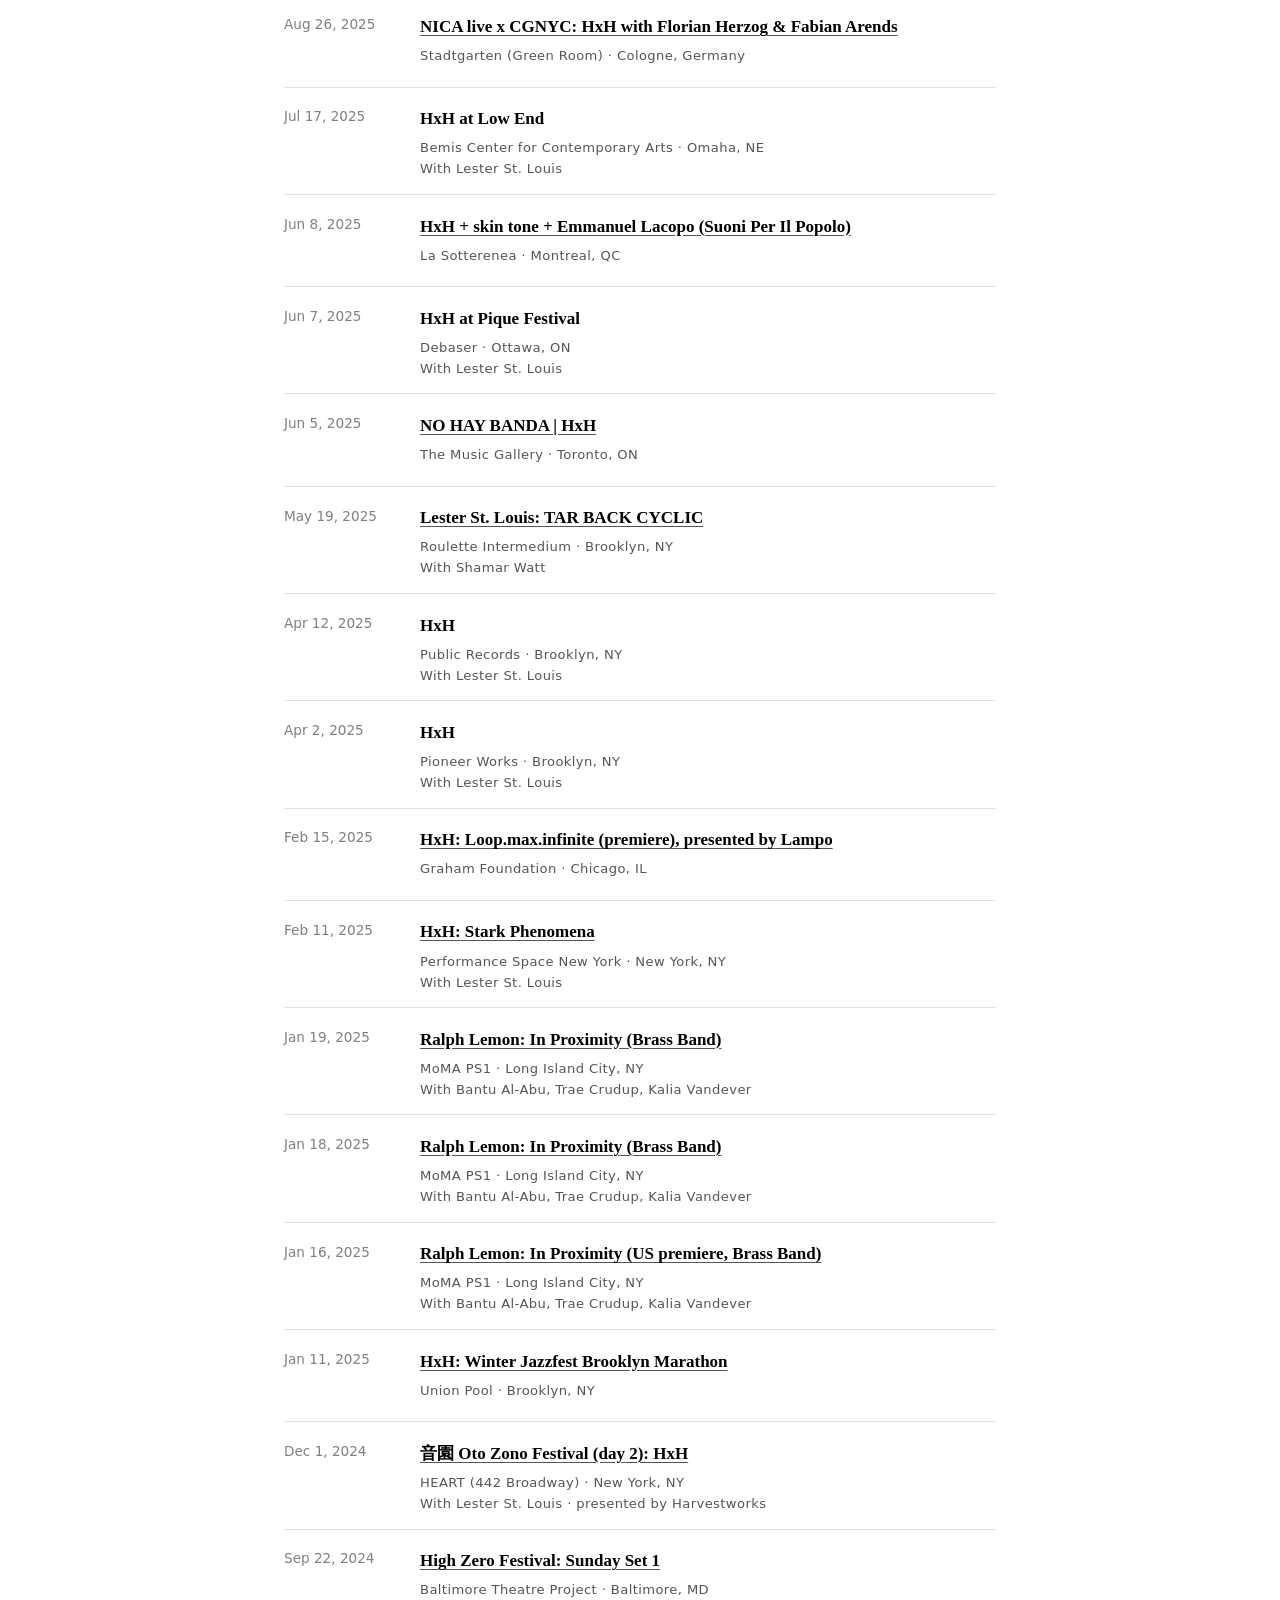
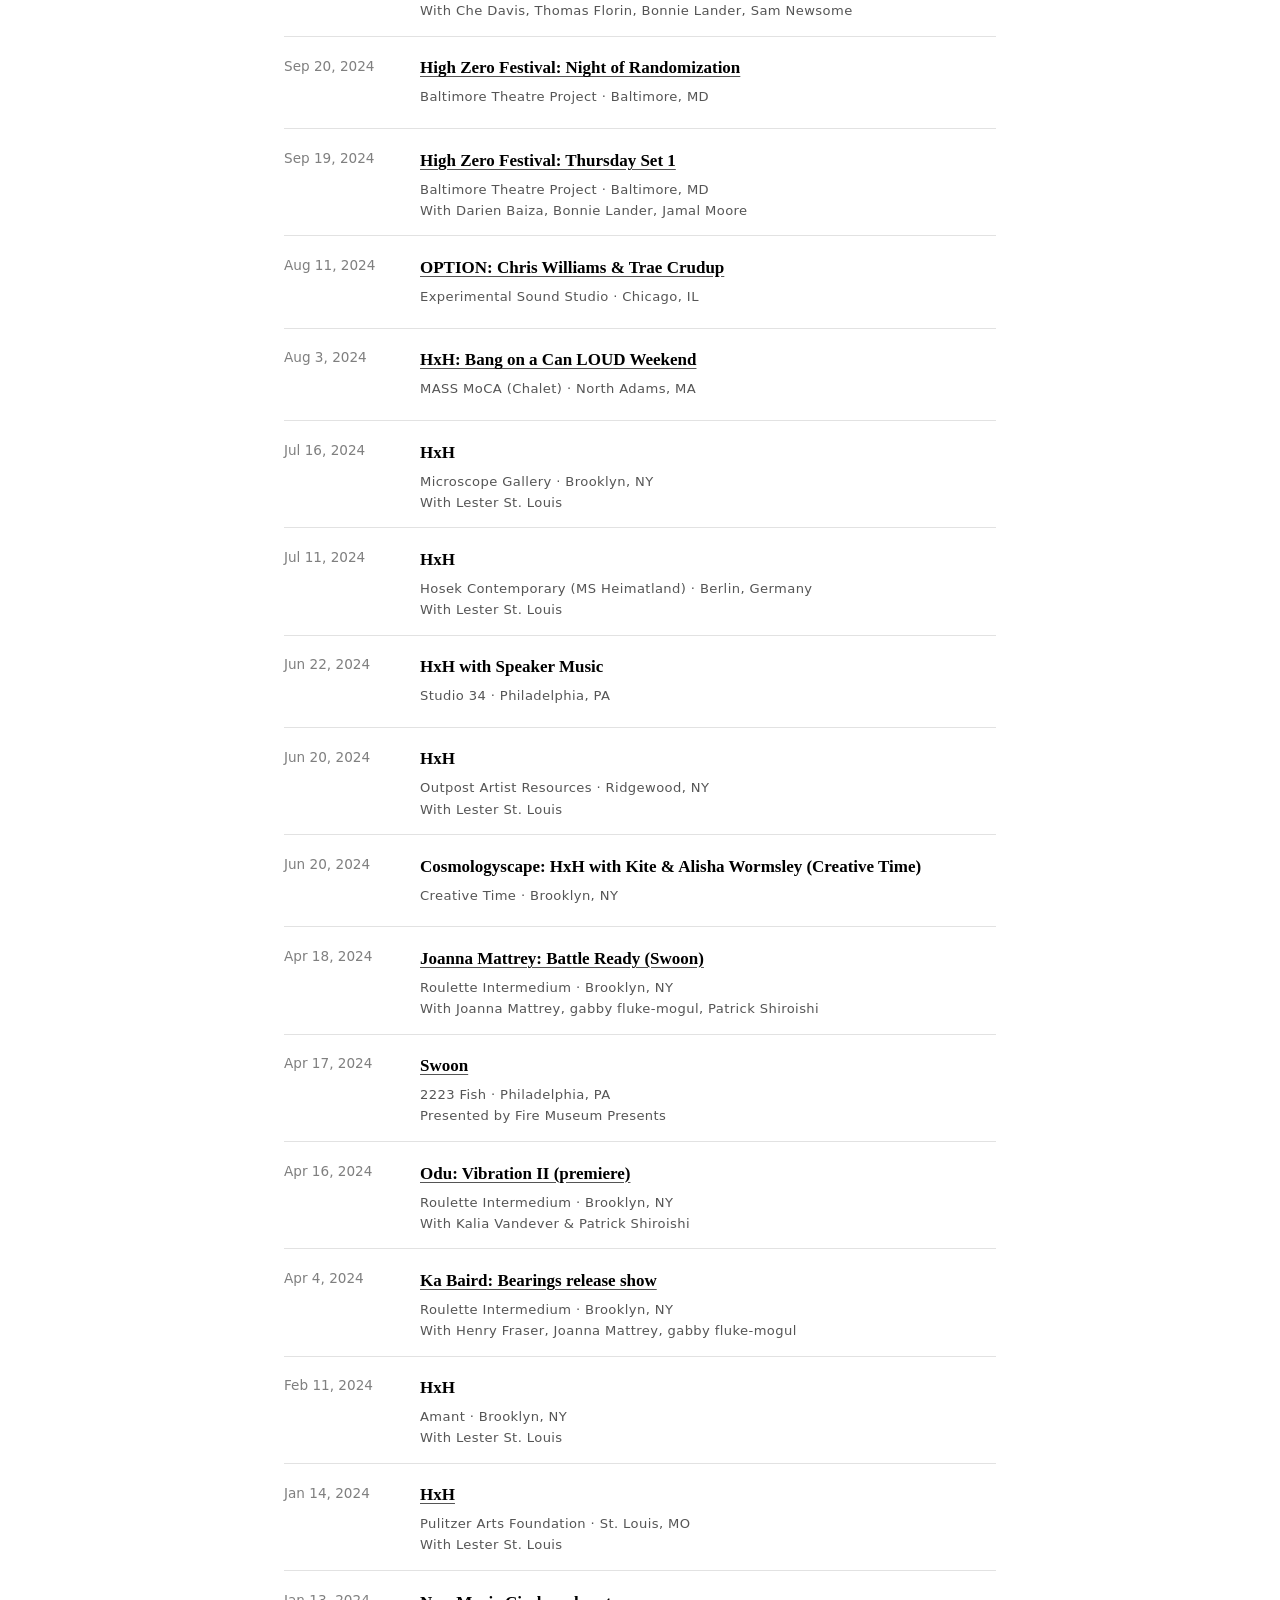
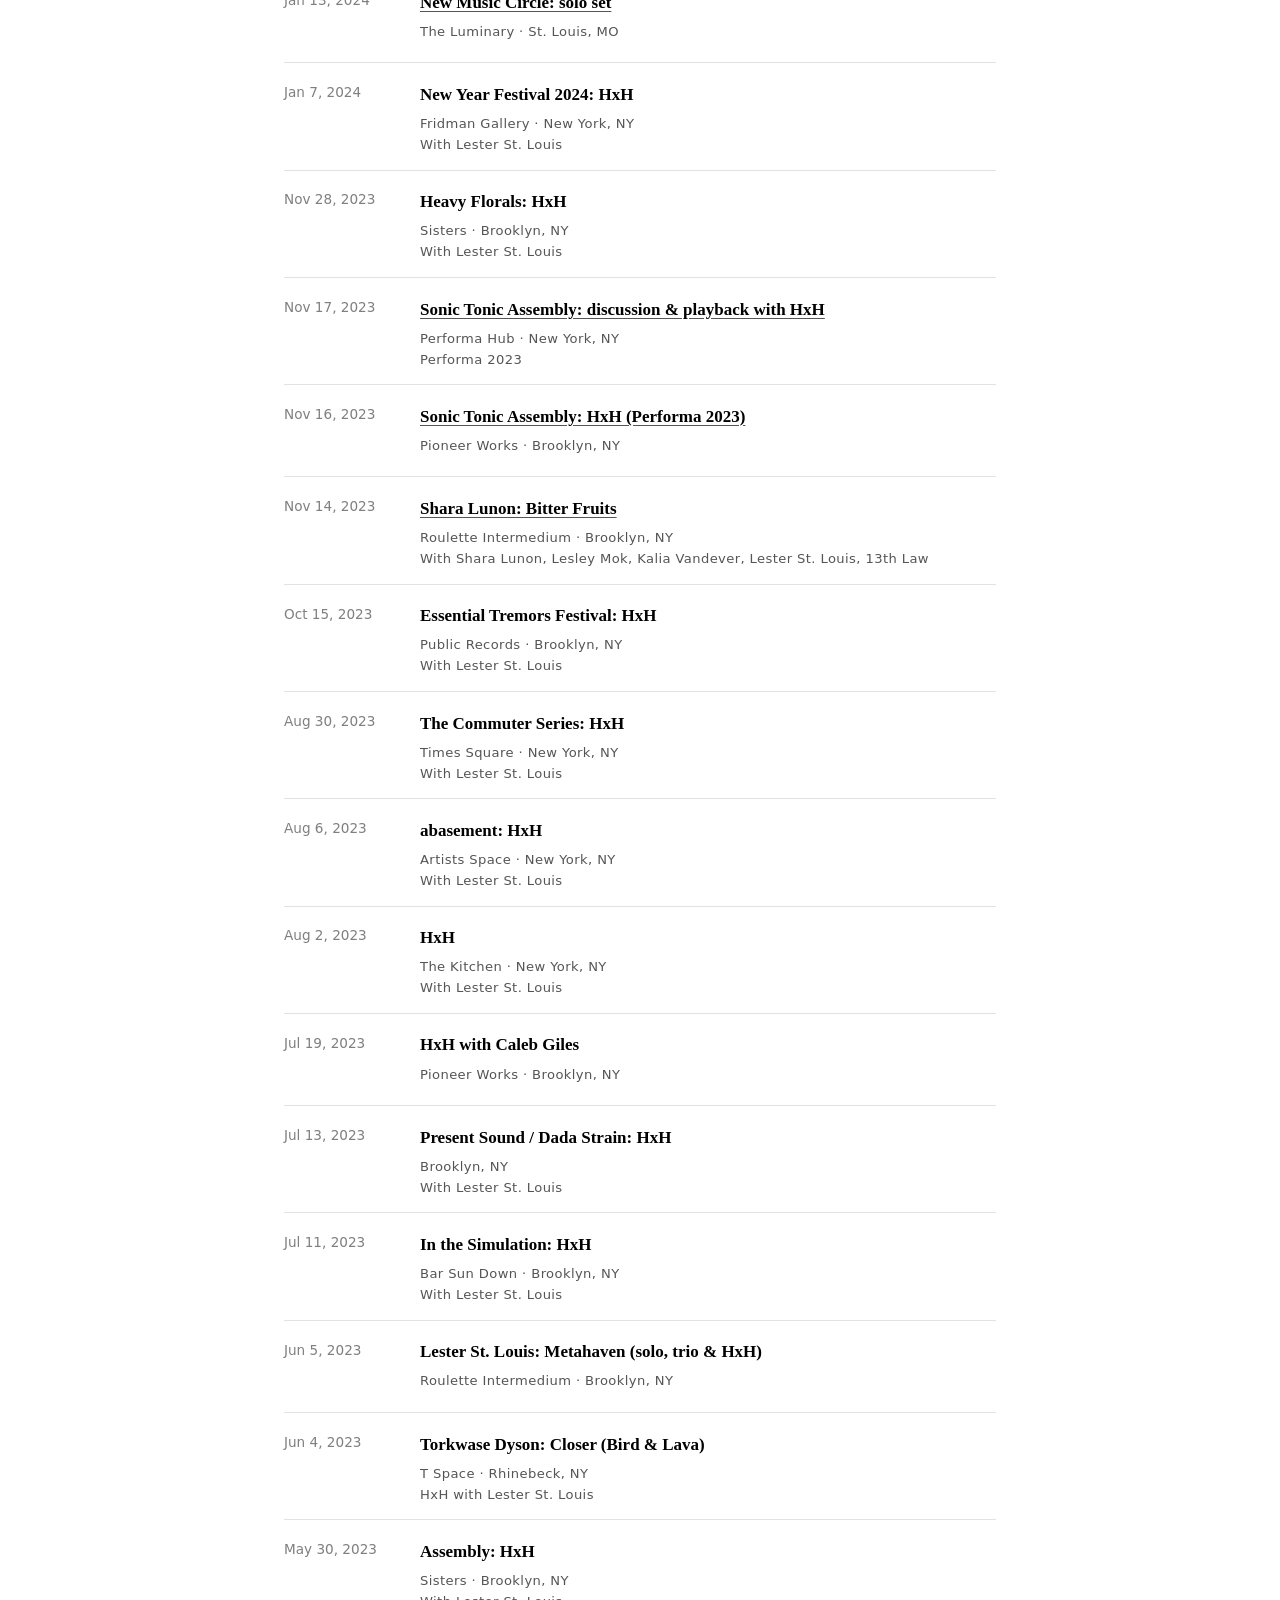
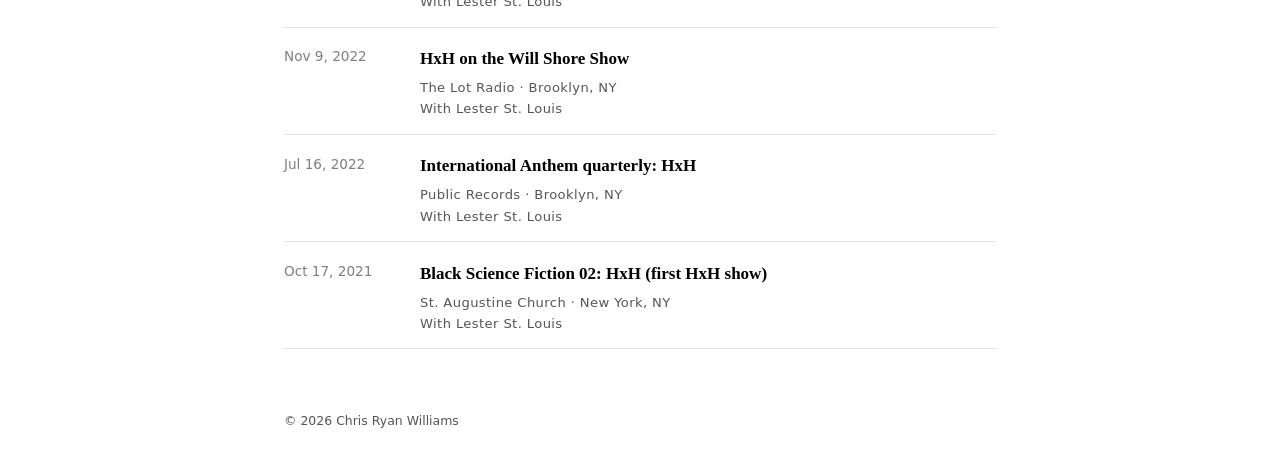
<file: shows.html>
<!doctype html>
<html lang="en"><head><meta charset="utf-8"><meta name="viewport" content="width=device-width,initial-scale=1">
<meta name="description" content="Chris Ryan Williams — music, performances, and visual work.">
<link rel="stylesheet" href="style.css"></head>
<body data-page="shows"><main></main>
<script src="settings.js"></script><script src="shows.js"></script>
<script src="site.js"></script></body></html>
</file>
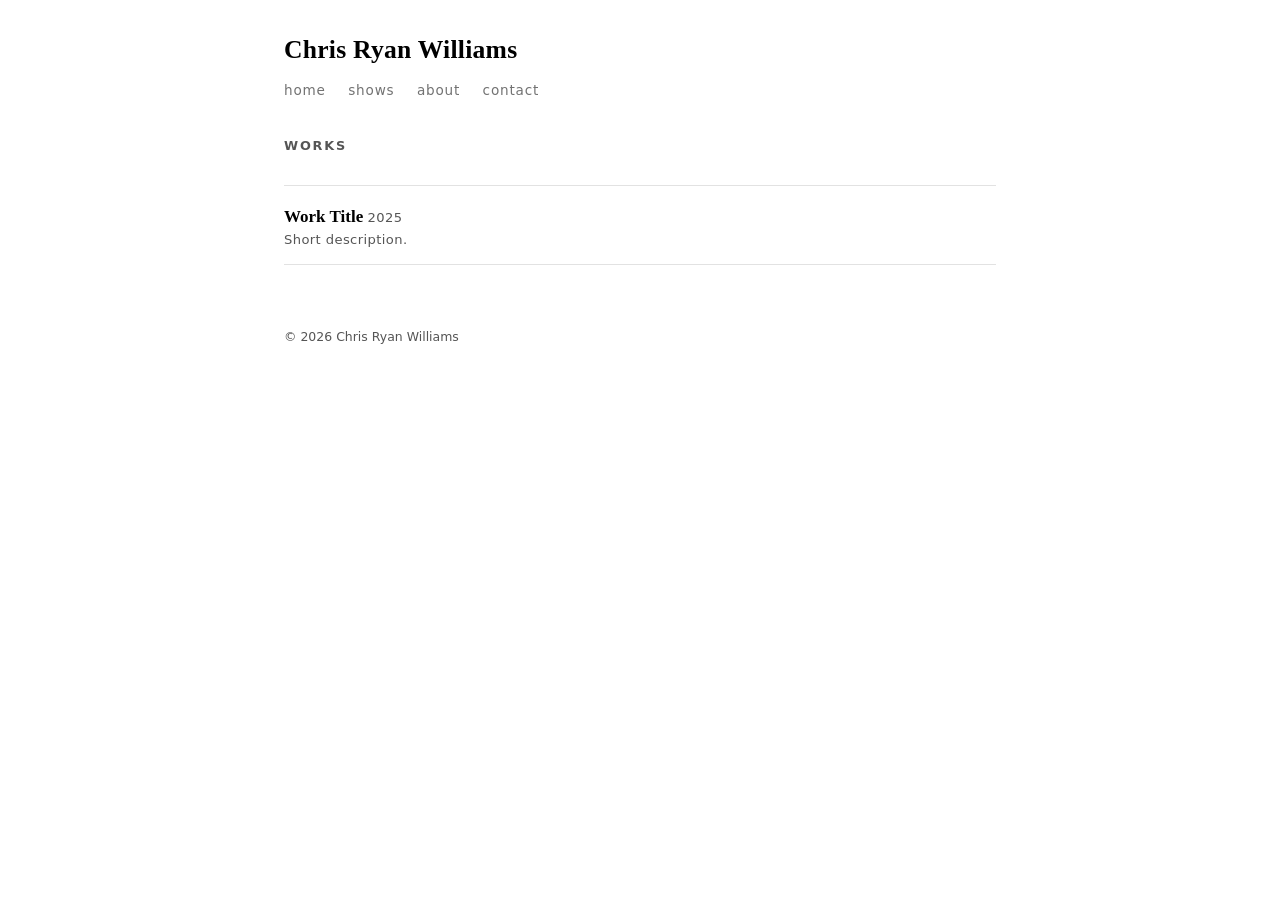
<file: works.html>
<!doctype html>
<html lang="en"><head><meta charset="utf-8"><meta name="viewport" content="width=device-width,initial-scale=1">
<meta name="description" content="Chris Ryan Williams — music, performances, and visual work.">
<link rel="stylesheet" href="style.css"></head>
<body data-page="works"><main></main>
<script src="settings.js"></script><script src="works.js"></script>
<script src="site.js"></script></body></html>
</file>
<file: style.css>
:root{--bg:#fff;--fg:#000;--mute:#555;--line:#e2e2e2}
*{box-sizing:border-box}
body{margin:0;background:var(--bg);color:var(--fg);font:17px/1.65 Georgia,"Times New Roman",serif}
a{color:inherit;text-decoration-color:var(--mute);text-underline-offset:3px}
a:hover{text-decoration-color:var(--fg)}
header{max-width:760px;margin:0 auto;padding:2.2rem 1.5rem 0}
.name{font:600 1.6rem/1.2 Georgia,serif;letter-spacing:.01em;text-decoration:none;display:inline-block;margin-bottom:1rem}
nav{display:flex;flex-wrap:wrap;gap:.4rem 1.4rem;font:.85rem system-ui,sans-serif;letter-spacing:.06em;text-transform:lowercase}
nav a{text-decoration:none;color:var(--fg);opacity:.55}
nav a:hover,nav a.on{opacity:1}
main{max-width:760px;margin:0 auto;padding:2.5rem 1.5rem 4rem}
h1{font:600 .8rem system-ui,sans-serif;letter-spacing:.14em;text-transform:uppercase;color:var(--mute);margin:0 0 2rem}
h2{font:600 1.15rem Georgia,serif;margin:2.5rem 0 .8rem}
.item{padding:1.1rem 0;border-top:1px solid var(--line)}
.item:last-child{border-bottom:1px solid var(--line)}
.meta{font:.82rem system-ui,sans-serif;color:var(--mute);letter-spacing:.03em}
.show{display:grid;grid-template-columns:7.5rem 1fr;gap:1rem}
.show .d{font:.85rem system-ui,sans-serif;color:var(--mute);padding-top:.2rem;opacity:.75}
.show.up .d{color:var(--fg);font-weight:700;opacity:1}
@media(max-width:560px){.show{grid-template-columns:1fr;gap:.1rem}}
.embed{margin:1rem 0 .4rem}
iframe{width:100%;border:0;display:block}
.yt{position:relative;aspect-ratio:16/9}.yt iframe{position:absolute;inset:0;height:100%}
.hero{font-size:1.25rem;max-width:34rem;margin:0 0 2.5rem}
.links a{margin-right:1rem;font:.85rem system-ui,sans-serif}
.empty{color:var(--mute);font-style:italic}
footer{max-width:760px;margin:0 auto;padding:0 1.5rem 3rem;font:.78rem system-ui,sans-serif;color:var(--mute)}
.photo{display:block;width:auto;max-width:100%;max-height:82vh;margin:0 0 .5rem}
.credit{font:.75rem system-ui,sans-serif;color:var(--mute);margin:0 0 2rem}
</file>
